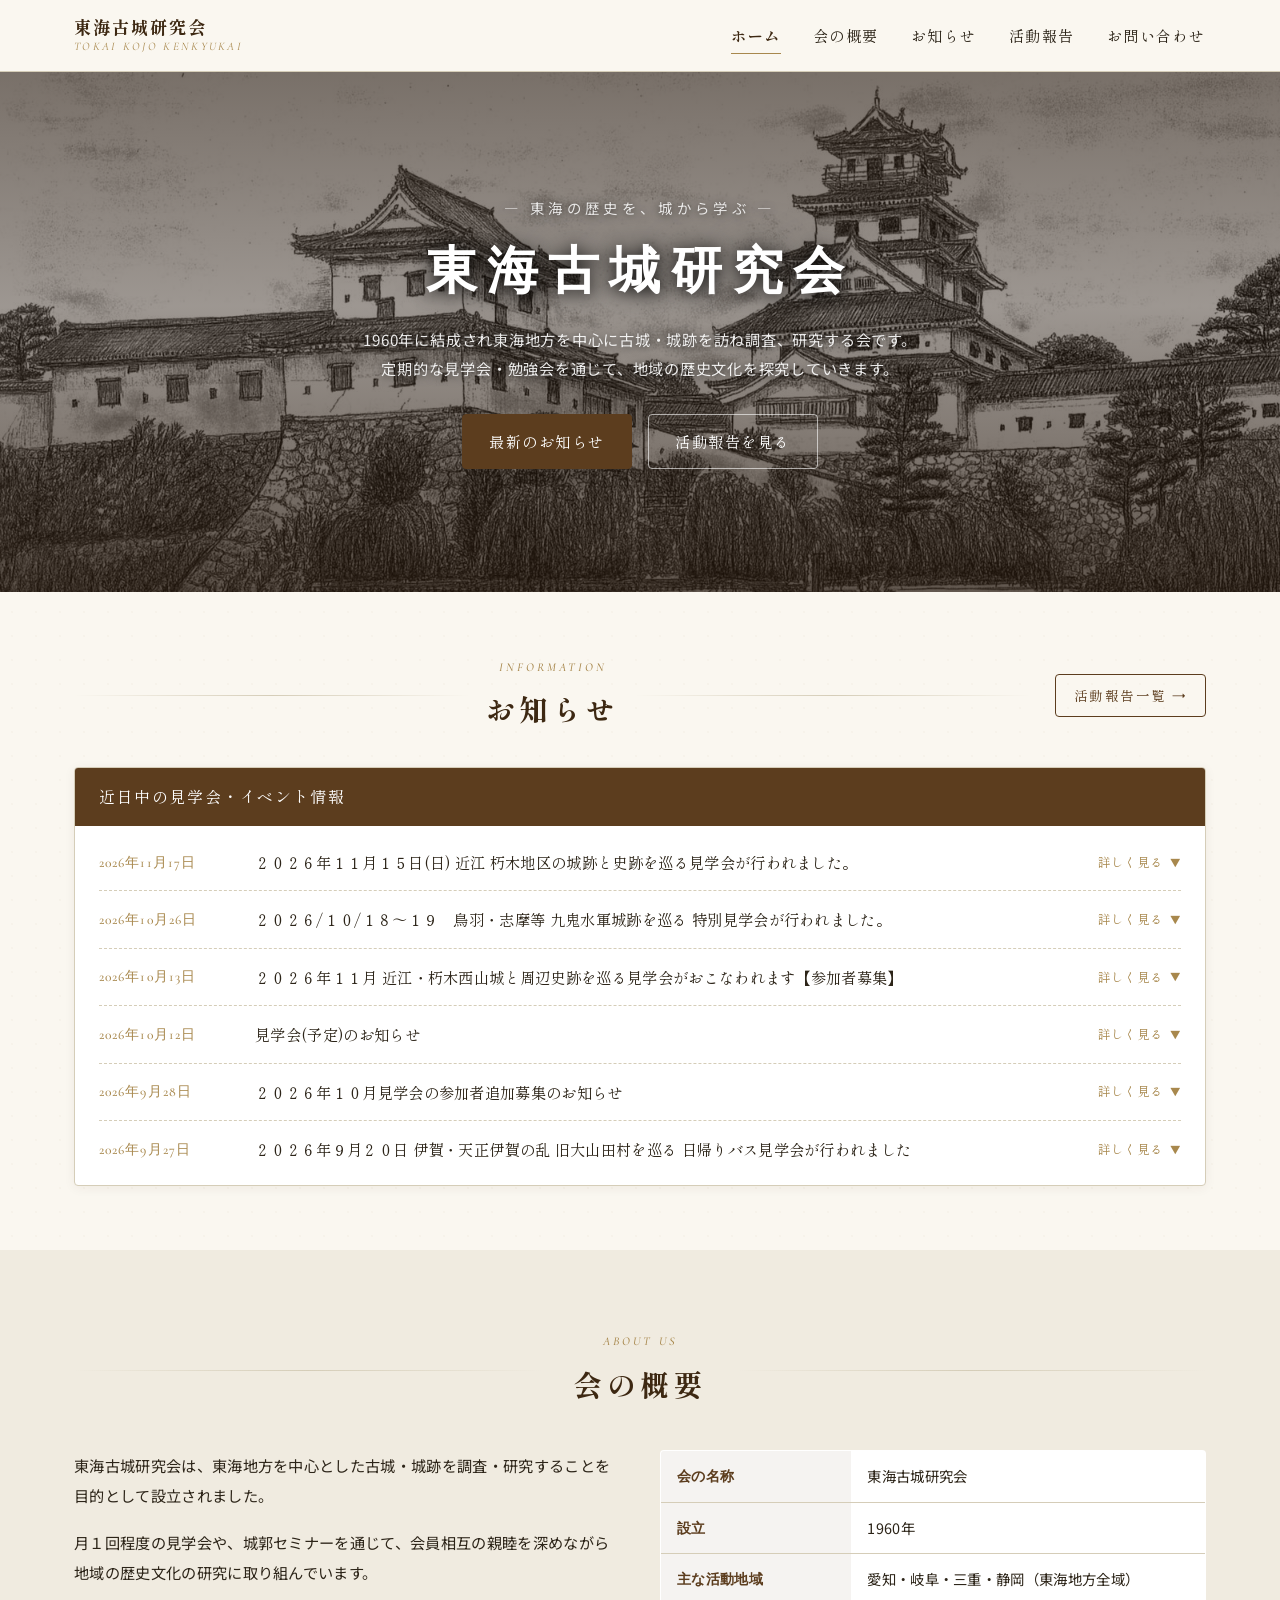
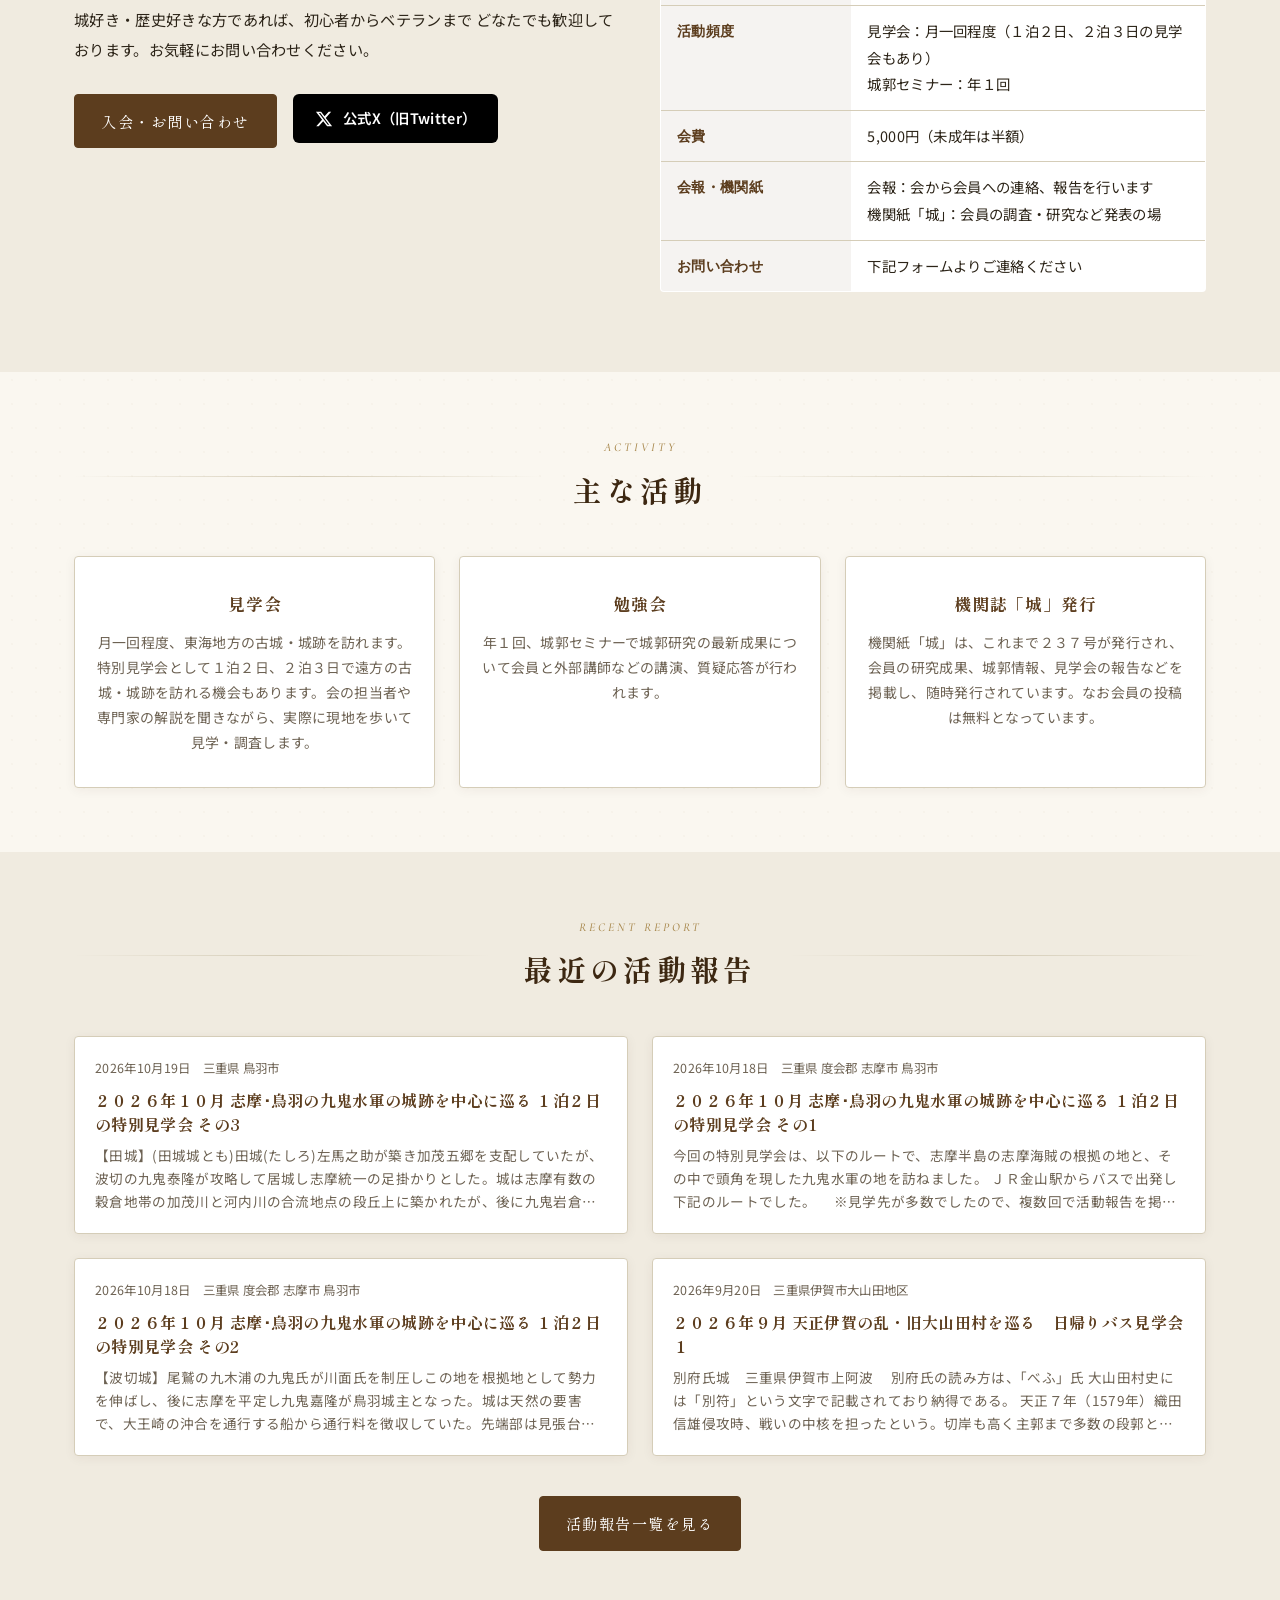
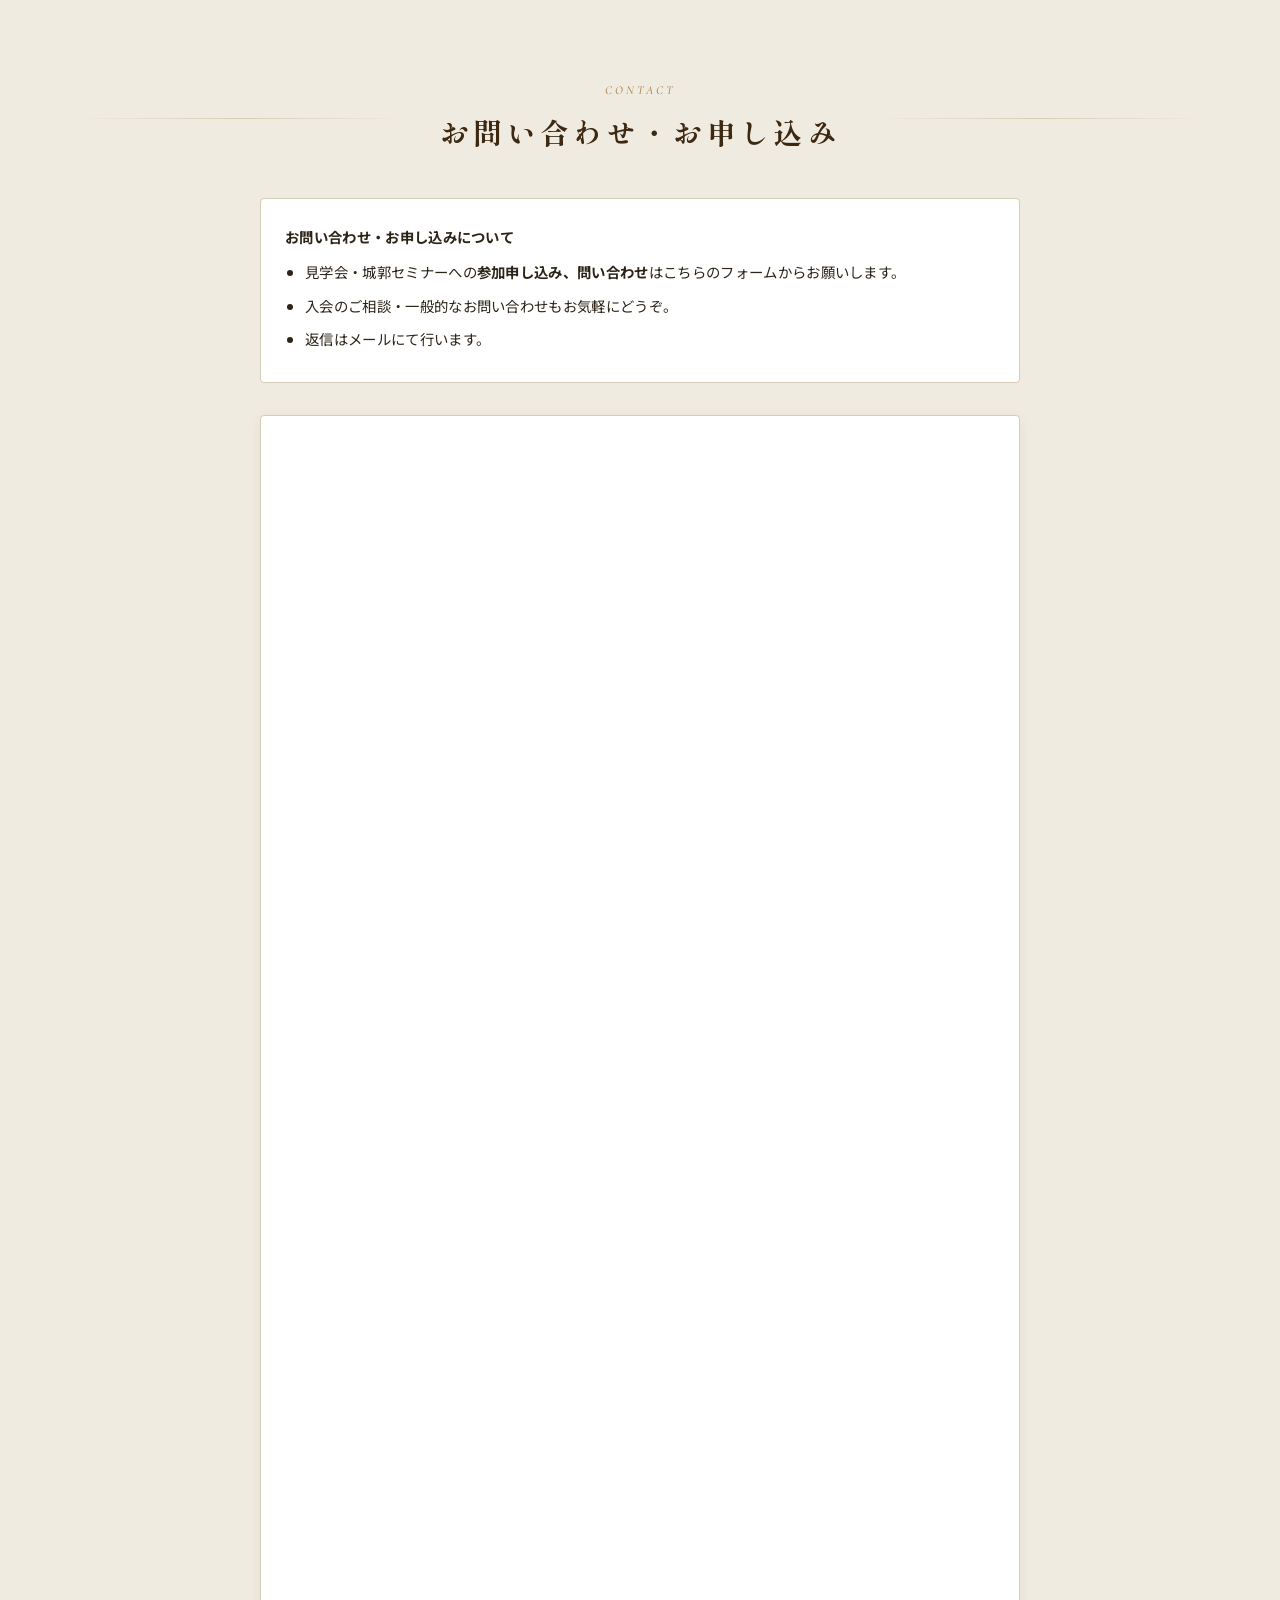
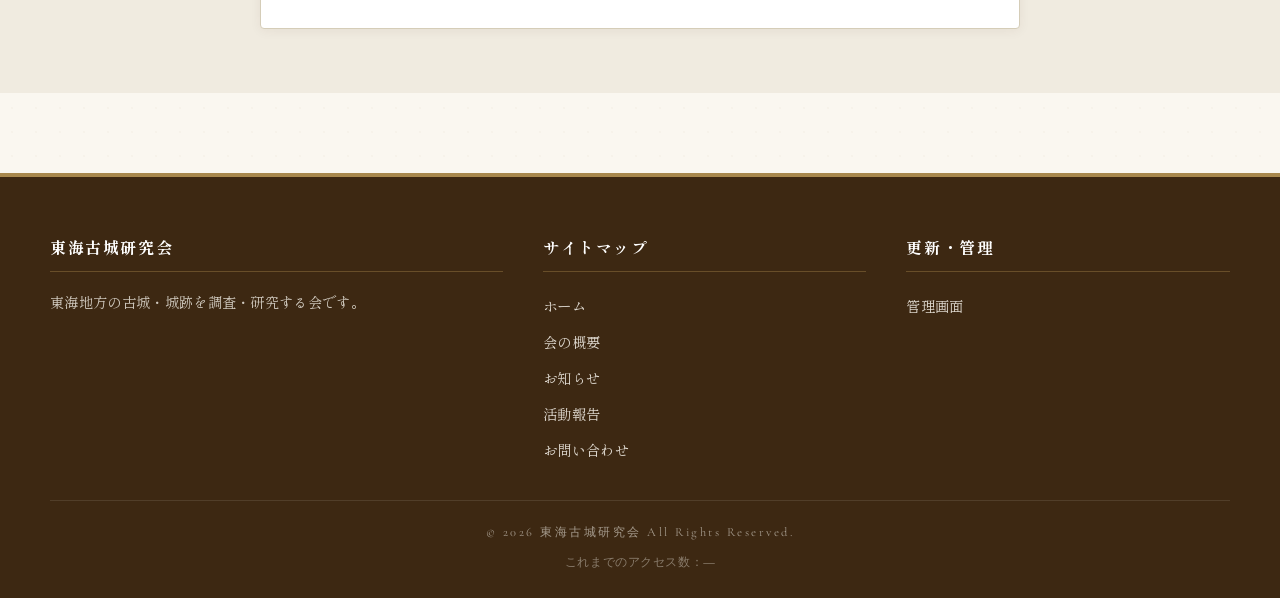
<file: index.html>
<!DOCTYPE html>
<html lang="ja">
<head>
  <meta charset="UTF-8">
  <meta name="viewport" content="width=device-width, initial-scale=1.0">
  <meta name="google-site-verification" content="lOtImbjFo5FZTN72thOMkgffSSpLbKWuxBEugnYlbBo" />
  <title>東海古城研究会 | 愛知・岐阜・三重・静岡の古城を研究する会</title>
  <meta name="description" content="東海古城研究会は1960年設立、愛知・岐阜・三重・静岡の古城・城跡を調査研究する会です。月1回の見学会、年数回の勉強会・講演会を開催。会報「城」を発行。初心者から研究者まで歓迎。">
  <meta name="keywords" content="東海古城研究会,古城,城跡,お城,愛知,岐阜,三重,静岡,城郭研究,見学会,城めぐり,日本城郭,城郭調査">
  <meta name="author" content="東海古城研究会">
  <meta name="robots" content="index, follow">
  <link rel="canonical" href="https://tokai-kojo-kenkyukai.jp/">

  <!-- Open Graph (SNS共有用) -->
  <meta property="og:title" content="東海古城研究会">
  <meta property="og:description" content="愛知・岐阜・三重・静岡の古城・城跡を調査・研究する会です。定期的な見学会・勉強会を開催しています。">
  <meta property="og:type" content="website">
  <meta property="og:url" content="https://tokai-kojo-kenkyukai.jp/">
  <meta property="og:image" content="https://tokai-kojo-kenkyukai.jp/images/hero.jpg">
  <meta property="og:site_name" content="東海古城研究会">
  <meta property="og:locale" content="ja_JP">

  <!-- Twitter Card -->
  <meta name="twitter:card" content="summary_large_image">
  <meta name="twitter:title" content="東海古城研究会">
  <meta name="twitter:description" content="愛知・岐阜・三重・静岡の古城・城跡を調査・研究する会">
  <meta name="twitter:image" content="https://tokai-kojo-kenkyukai.jp/images/hero.jpg">

  <!-- 構造化データ (Schema.org) -->
  <script type="application/ld+json">
  {
    "@context": "https://schema.org",
    "@type": "Organization",
    "name": "東海古城研究会",
    "alternateName": "TOKAI KOJO KENKYUKAI",
    "url": "https://tokai-kojo-kenkyukai.jp/",
    "logo": "https://tokai-kojo-kenkyukai.jp/images/hero.jpg",
    "description": "愛知・岐阜・三重・静岡の古城・城跡を調査・研究する会です。月1回の見学会、年数回の勉強会を開催しています。",
    "foundingDate": "1960",
    "areaServed": [
      { "@type": "AdministrativeArea", "name": "愛知県" },
      { "@type": "AdministrativeArea", "name": "岐阜県" },
      { "@type": "AdministrativeArea", "name": "三重県" },
      { "@type": "AdministrativeArea", "name": "静岡県" }
    ],
    "knowsAbout": ["古城", "城跡", "城郭", "日本史", "戦国時代", "東海地方"]
  }
  </script>

  <link rel="stylesheet" href="css/style.css">
  <style>
    /* ===== トップページ固有スタイル ===== */

    /* ヒーロービジュアル */
    #hero {
      position: relative;
      height: 520px;
      overflow: hidden;
      display: flex;
      align-items: center;
      justify-content: center;
    }

    #hero-bg {
      position: absolute;
      inset: 0;
      background:
        linear-gradient(to bottom, rgba(38,24,12,0.62) 0%, rgba(38,24,12,0.45) 45%, rgba(38,24,12,0.72) 100%),
        url('images/hero.jpg') center 15%/cover no-repeat,
        linear-gradient(135deg, #5c3d1e 0%, #3d2812 100%);
    }

    .hero-content {
      position: relative;
      z-index: 1;
      text-align: center;
      color: #fff;
      padding: 0 24px;
    }

    .hero-content .catch {
      font-size: 0.9rem;
      letter-spacing: 0.3em;
      color: rgba(255,255,255,0.85);
      margin-bottom: 16px;
      font-family: var(--font-sans);
      text-shadow: 0 1px 8px rgba(0,0,0,0.7);
    }

    .hero-content h1 {
      font-family: var(--font-serif);
      font-size: clamp(2rem, 5vw, 3.2rem);
      font-weight: 600;
      letter-spacing: 0.2em;
      line-height: 1.3;
      text-shadow: 0 2px 16px rgba(0,0,0,0.85), 0 0 40px rgba(0,0,0,0.5);
      margin-bottom: 20px;
    }

    .hero-content .desc {
      font-size: 0.95rem;
      color: rgba(255,255,255,0.9);
      letter-spacing: 0.05em;
      margin-bottom: 32px;
      line-height: 1.9;
      text-shadow: 0 1px 10px rgba(0,0,0,0.75);
    }

    .hero-btns {
      display: flex;
      gap: 16px;
      justify-content: center;
      flex-wrap: wrap;
    }

    /* ===== お知らせセクション ===== */
    #news { padding: 64px 0; }

    .news-header {
      display: flex;
      align-items: center;
      justify-content: space-between;
      margin-bottom: 32px;
    }

    .news-box {
      background: var(--color-white);
      border: 1px solid var(--color-border);
      border-radius: var(--radius);
      overflow: hidden;
      box-shadow: var(--shadow);
    }

    .news-box-header {
      background: var(--color-primary);
      color: var(--color-white);
      padding: 14px 24px;
      font-family: var(--font-serif);
      font-size: 1rem;
      letter-spacing: 0.1em;
      display: flex;
      align-items: center;
      gap: 8px;
    }

    .news-box-body { padding: 8px 24px; }

    /* ===== 会の概要セクション ===== */
    #about { background: var(--color-bg-dark); }

    .about-grid {
      display: grid;
      grid-template-columns: 1fr 1fr;
      gap: 40px;
      align-items: start;
    }

    .about-text p {
      color: var(--color-text);
      line-height: 2;
      margin-bottom: 16px;
      font-size: 0.95rem;
    }

    /* X（旧Twitter）リンクボタン */
    .btn-x {
      display: inline-flex;
      align-items: center;
      gap: 10px;
      margin-top: 14px;
      margin-left: 12px;
      padding: 11px 22px;
      background: #000;
      color: #fff;
      border-radius: 6px;
      font-size: 0.9rem;
      font-weight: 600;
      text-decoration: none;
      transition: background 0.2s, transform 0.2s;
    }
    .btn-x:hover {
      background: #222;
      transform: translateY(-2px);
    }
    .btn-x svg { flex-shrink: 0; }

    @media (max-width: 600px) {
      .btn-x { margin-left: 0; }
    }

    .about-info-table {
      width: 100%;
      border-collapse: collapse;
      font-size: 0.9rem;
      background: var(--color-white);
      border: 1px solid var(--color-border);
      border-radius: var(--radius);
      overflow: hidden;
    }

    .about-info-table th,
    .about-info-table td {
      padding: 12px 16px;
      text-align: left;
      border-bottom: 1px solid var(--color-border);
      vertical-align: top;
    }
    .about-info-table tr:last-child th,
    .about-info-table tr:last-child td { border-bottom: none; }

    .about-info-table th {
      width: 35%;
      color: var(--color-primary);
      font-family: var(--font-serif);
      font-weight: 600;
      background: rgba(92,61,30,0.06);
      white-space: nowrap;
    }

    /* ===== 活動内容 ===== */
    #activity { padding: 64px 0; }

    .activity-cards {
      display: grid;
      grid-template-columns: repeat(3, 1fr);
      gap: 24px;
    }

    .activity-card {
      text-align: center;
      padding: 32px 20px;
    }

    .activity-card h3 {
      font-family: var(--font-serif);
      font-size: 1.05rem;
      color: var(--color-primary);
      margin-bottom: 10px;
      letter-spacing: 0.05em;
    }

    .activity-card p {
      font-size: 0.87rem;
      color: var(--color-text-light);
      line-height: 1.8;
    }

    /* ===== 問い合わせセクション ===== */
    #contact {
      background: var(--color-bg-dark);
      padding: 64px 0;
    }

    .contact-inner {
      max-width: 760px;
      margin: 0 auto;
    }

    .contact-note {
      background: var(--color-white);
      border: 1px solid var(--color-border);
      border-radius: var(--radius);
      padding: 24px;
      margin-bottom: 32px;
      font-size: 0.9rem;
      line-height: 1.9;
    }

    .contact-note ul {
      padding-left: 20px;
      margin-top: 8px;
      list-style: disc;
    }

    .contact-note li { margin-bottom: 6px; }

    .gform-wrapper {
      background: var(--color-white);
      border: 1px solid var(--color-border);
      border-radius: var(--radius);
      overflow: hidden;
      box-shadow: var(--shadow);
    }

    .gform-wrapper iframe {
      width: 100%;
      border: none;
      display: block;
    }

    /* ===== 活動報告プレビュー ===== */
    #report-preview { padding: 64px 0; }

    .report-grid {
      display: grid;
      grid-template-columns: repeat(2, 1fr);
      gap: 24px;
    }

    .report-card {
      text-decoration: none;
      color: inherit;
    }
    .report-card:hover { color: inherit; }

    .report-card-thumb {
      width: 100%;
      aspect-ratio: 16 / 9;
      overflow: hidden;
      background: var(--color-bg-dark);
    }
    .report-card-thumb img {
      width: 100%;
      height: 100%;
      object-fit: cover;
    }

    .report-card-body { padding: 20px; }

    .report-meta {
      font-size: 0.78rem;
      color: var(--color-text-light);
      margin-bottom: 8px;
      display: flex;
      gap: 12px;
    }

    .report-card-title {
      font-family: var(--font-serif);
      font-size: 1rem;
      color: var(--color-primary);
      margin-bottom: 8px;
      line-height: 1.5;
    }

    .report-card-excerpt {
      font-size: 0.85rem;
      color: var(--color-text-light);
      line-height: 1.7;
      display: -webkit-box;
      -webkit-line-clamp: 3;
      -webkit-box-orient: vertical;
      overflow: hidden;
    }

    /* レスポンシブ */
    @media (max-width: 768px) {
      #hero { height: 400px; }
      .about-grid { grid-template-columns: 1fr; }
      .activity-cards { grid-template-columns: 1fr; gap: 16px; }
      .report-grid { grid-template-columns: 1fr; }
      .news-header { flex-direction: column; align-items: flex-start; gap: 12px; }
      .contact-inner { max-width: 100%; }
    }
  </style>
</head>
<body>

<!-- ナビオーバーレイ -->
<div class="nav-overlay" id="navOverlay"></div>

<!-- ===== ヘッダー ===== -->
<header id="site-header">
  <div class="header-inner">
    <a href="index.html" class="site-logo">
      <div class="logo-text">
        <span class="name">東海古城研究会</span>
        <span class="sub">TOKAI KOJO KENKYUKAI</span>
      </div>
    </a>

    <nav id="main-nav">
      <ul>
        <li><a href="index.html" class="active">ホーム</a></li>
        <li><a href="index.html#about">会の概要</a></li>
        <li><a href="index.html#news">お知らせ</a></li>
        <li><a href="report.html">活動報告</a></li>
        <li><a href="index.html#contact">お問い合わせ</a></li>
      </ul>
    </nav>

    <button class="hamburger" id="hamburger" aria-label="メニュー">
      <span></span><span></span><span></span>
    </button>
  </div>
</header>

<!-- ===== ヒーロービジュアル ===== -->
<section id="hero">
  <div id="hero-bg"></div>
  <div class="hero-content">
    <p class="catch">— 東海の歴史を、城から学ぶ —</p>
    <h1>東海古城研究会</h1>
    <p class="desc">
      1960年に結成され東海地方を中心に古城・城跡を訪ね調査、研究する会です。<br>
      定期的な見学会・勉強会を通じて、地域の歴史文化を探究していきます。
    </p>
    <div class="hero-btns">
      <a href="#news" class="btn btn-primary">最新のお知らせ</a>
      <a href="report.html" class="btn btn-secondary" style="border-color:rgba(255,255,255,0.6);color:#fff;">活動報告を見る</a>
    </div>
  </div>
</section>

<!-- ===== お知らせ ===== -->
<section id="news">
  <div class="container">
    <div class="news-header">
      <div class="wa-line" style="margin-bottom:0; flex:1;">
        <h2 class="section-title" style="white-space:nowrap; margin:0 16px;">
          <span class="en">INFORMATION</span>
          お知らせ
        </h2>
      </div>
      <a href="report.html" class="btn btn-secondary btn-sm" style="margin-left:24px; white-space:nowrap;">活動報告一覧 →</a>
    </div>

    <div class="news-box">
      <div class="news-box-header">
        近日中の見学会・イベント情報
      </div>
      <div class="news-box-body">
        <ul class="news-list" id="news-list">
          <li><span class="loading">読み込み中...</span></li>
        </ul>
      </div>
    </div>
  </div>
</section>

<!-- ===== 会の概要 ===== -->
<section id="about" class="section">
  <div class="container">
    <div class="wa-line">
      <h2 class="section-title">
        <span class="en">ABOUT US</span>
        会の概要
      </h2>
    </div>

    <div class="about-grid">
      <div class="about-text">
        <p>
          東海古城研究会は、東海地方を中心とした古城・城跡を調査・研究することを目的として設立されました。
        </p>
        <p>
          月１回程度の見学会や、城郭セミナーを通じて、会員相互の親睦を深めながら地域の歴史文化の研究に取り組んでいます。
        </p>
        <p>
          城好き・歴史好きな方であれば、初心者からベテランまで
          どなたでも歓迎しております。お気軽にお問い合わせください。
        </p>
        <a href="#contact" class="btn btn-primary" style="margin-top:8px;">入会・お問い合わせ</a>
        <a href="https://x.com/Tokaikojo" target="_blank" rel="noopener" class="btn-x">
          <svg viewBox="0 0 24 24" width="18" height="18" fill="currentColor" aria-hidden="true">
            <path d="M18.244 2.25h3.308l-7.227 8.26 8.502 11.24H16.17l-5.214-6.817L4.99 21.75H1.68l7.73-8.835L1.254 2.25H8.08l4.713 6.231zm-1.161 17.52h1.833L7.084 4.126H5.117z"/>
          </svg>
          <span>公式X（旧Twitter）</span>
        </a>
      </div>

      <div>
        <table class="about-info-table">
          <tr><th>会の名称</th><td>東海古城研究会</td></tr>
          <tr><th>設立</th><td>1960年</td></tr>
          <tr><th>主な活動地域</th><td>愛知・岐阜・三重・静岡（東海地方全域）</td></tr>
          <tr><th>活動頻度</th><td>見学会：月一回程度（１泊２日、２泊３日の見学会もあり）<br>城郭セミナー：年１回</td></tr>
          <tr><th>会費</th><td>5,000円（未成年は半額）</td></tr>
          <tr><th>会報・機関紙</th><td>会報：会から会員への連絡、報告を行います<br>機関紙「城」：会員の調査・研究など発表の場</td></tr>
          <tr><th>お問い合わせ</th><td>下記フォームよりご連絡ください</td></tr>
        </table>
      </div>
    </div>
  </div>
</section>

<!-- ===== 活動内容 ===== -->
<section id="activity" class="section">
  <div class="container">
    <div class="wa-line">
      <h2 class="section-title">
        <span class="en">ACTIVITY</span>
        主な活動
      </h2>
    </div>

    <div class="activity-cards">
      <div class="card activity-card">
        <h3>見学会</h3>
        <p>月一回程度、東海地方の古城・城跡を訪れます。特別見学会として１泊２日、２泊３日で遠方の古城・城跡を訪れる機会もあります。会の担当者や専門家の解説を聞きながら、実際に現地を歩いて見学・調査します。</p>
      </div>
      <div class="card activity-card">
        <h3>勉強会</h3>
        <p>年１回、城郭セミナーで城郭研究の最新成果について会員と外部講師などの講演、質疑応答が行われます。</p>
      </div>
      <div class="card activity-card">
        <h3>機関誌「城」発行</h3>
        <p>機関紙「城」は、これまで２３７号が発行され、会員の研究成果、城郭情報、見学会の報告などを掲載し、随時発行されています。なお会員の投稿は無料となっています。</p>
      </div>
    </div>
  </div>
</section>

<!-- ===== 活動報告プレビュー ===== -->
<section id="report-preview" class="section" style="background:var(--color-bg-dark);">
  <div class="container">
    <div class="wa-line">
      <h2 class="section-title">
        <span class="en">RECENT REPORT</span>
        最近の活動報告
      </h2>
    </div>

    <div class="report-grid" id="report-grid">
      <div class="loading">読み込み中...</div>
    </div>

    <div style="text-align:center; margin-top:40px;">
      <a href="report.html" class="btn btn-primary">活動報告一覧を見る</a>
    </div>
  </div>
</section>

<!-- ===== お問い合わせ ===== -->
<section id="contact">
  <div class="container">
    <div class="wa-line">
      <h2 class="section-title">
        <span class="en">CONTACT</span>
        お問い合わせ・お申し込み
      </h2>
    </div>

    <div class="contact-inner">
      <div class="contact-note">
        <strong>お問い合わせ・お申し込みについて</strong>
        <ul>
          <li>見学会・城郭セミナーへの<strong>参加申し込み、問い合わせ</strong>はこちらのフォームからお願いします。</li>
          <li>入会のご相談・一般的なお問い合わせもお気軽にどうぞ。</li>
          <li>返信はメールにて行います。</li>
        </ul>
      </div>

      <!-- ▼ Googleフォーム埋め込み ▼ -->
      <div class="gform-wrapper">
        <iframe
          src="https://docs.google.com/forms/d/e/1FAIpQLSdv9U6BF75r1oWcRdBS3N-3Q_ptprey6gVxW3IBDNYQ6Gburg/viewform?embedded=true"
          width="640"
          height="1212"
          frameborder="0"
          marginheight="0"
          marginwidth="0"
          style="width:100%; min-height:1212px;"
          title="お問い合わせフォーム"
          loading="lazy"
        >読み込んでいます…</iframe>
      </div>
      <!-- ▲ Googleフォーム埋め込み ▲ -->
    </div>
  </div>
</section>

<!-- ===== フッター ===== -->
<footer id="site-footer">
  <div class="footer-inner">
    <div class="footer-section">
      <h3>東海古城研究会</h3>
      <p>東海地方の古城・城跡を調査・研究する会です。</p>
    </div>
    <div class="footer-section">
      <h3>サイトマップ</h3>
      <ul>
        <li><a href="index.html">ホーム</a></li>
        <li><a href="index.html#about">会の概要</a></li>
        <li><a href="index.html#news">お知らせ</a></li>
        <li><a href="report.html">活動報告</a></li>
        <li><a href="index.html#contact">お問い合わせ</a></li>
      </ul>
    </div>
    <div class="footer-section">
      <h3>更新・管理</h3>
      <ul>
        <li><a href="admin.html">管理画面</a></li>
      </ul>
    </div>
  </div>
  <div class="footer-bottom">
    <p>&copy; 2026 東海古城研究会 All Rights Reserved.</p>
    <p class="footer-counter">これまでのアクセス数：<span id="accessCounter">—</span></p>
  </div>
</footer>

<script src="js/data.js"></script>
<script>
// ===== ハンバーガーメニュー =====
const hamburger = document.getElementById('hamburger');
const mainNav   = document.getElementById('main-nav');
const overlay   = document.getElementById('navOverlay');

hamburger.addEventListener('click', () => {
  mainNav.classList.toggle('open');
  overlay.classList.toggle('show');
});
overlay.addEventListener('click', () => {
  mainNav.classList.remove('open');
  overlay.classList.remove('show');
});

// ===== お知らせ読み込み =====
async function loadNews() {
  const list = document.getElementById('news-list');
  try {
    const data = await TKK.loadData();
    let items = (data.news || []).filter(n => TKK.isPublished(n));
    items.sort((a,b) => (b.date||'').localeCompare(a.date||''));
    items = items.slice(0, 6);

    if (items.length === 0) {
      list.innerHTML = '<li><div class="news-summary"><span class="news-title">現在お知らせはありません</span></div></li>';
      return;
    }

    list.innerHTML = items.map(n => {
      const hasContent = n.content && n.content.trim();
      if (hasContent) {
        return `
          <li>
            <details class="news-item">
              <summary class="news-summary">
                <span class="news-date">${TKK.formatDateJP(n.date)}</span>
                <span class="news-title">${TKK.escapeHtml(n.title)}</span>
                <span class="news-toggle"><span class="toggle-text"></span></span>
              </summary>
              <div class="news-content">${TKK.escapeHtml(n.content)}</div>
            </details>
          </li>
        `;
      } else {
        return `
          <li>
            <div class="news-summary">
              <span class="news-date">${TKK.formatDateJP(n.date)}</span>
              <span class="news-title">${TKK.escapeHtml(n.title)}</span>
            </div>
          </li>
        `;
      }
    }).join('');
  } catch(e) {
    list.innerHTML = '<li><div class="news-summary"><span class="news-title">読み込みに失敗しました</span></div></li>';
  }
}

// ===== 活動報告プレビュー読み込み =====
async function loadReportPreview() {
  const grid = document.getElementById('report-grid');
  try {
    const data = await TKK.loadData();
    let items = (data.reports || []).filter(r => TKK.isPublished(r));
    items.sort((a,b) => (b.date||'').localeCompare(a.date||''));
    items = items.slice(0, 4);

    if (items.length === 0) {
      grid.innerHTML = '<p style="color:var(--color-text-light); text-align:center; grid-column:1/-1;">活動報告はまだありません</p>';
      return;
    }

    grid.innerHTML = items.map(r => {
      const thumb = (r.images && r.images.length > 0) ? r.images[0] : '';
      return `
      <a href="report-detail.html?id=${encodeURIComponent(r.id)}" class="card report-card">
        ${thumb ? `<div class="report-card-thumb"><img src="${thumb}" alt="" loading="lazy"></div>` : ''}
        <div class="report-card-body">
          <div class="report-meta">
            <span>${TKK.formatDateJP(r.date)}</span>
            ${r.location ? `<span>${TKK.escapeHtml(r.location)}</span>` : ''}
          </div>
          <h3 class="report-card-title">${TKK.escapeHtml(r.title)}</h3>
          <p class="report-card-excerpt">${TKK.escapeHtml(r.content || '')}</p>
        </div>
      </a>
      `;
    }).join('');
  } catch(e) {
    grid.innerHTML = '<p style="color:var(--color-text-light); text-align:center; grid-column:1/-1;">読み込みに失敗しました</p>';
  }
}

// ===== アクセスカウンター =====
(function() {
  const WORKER_URL = 'https://tokai-kojo.hugtsubasa.workers.dev';
  const el = document.getElementById('accessCounter');
  if (!el) return;

  // 同一ブラウザで30分以内の再訪はカウントせず現在値だけ表示
  const VISIT_KEY = 'tkk_last_visit';
  const last = parseInt(localStorage.getItem(VISIT_KEY)) || 0;
  const isNewVisit = (Date.now() - last) > 30 * 60 * 1000;
  const mode = isNewVisit ? 'hit' : 'peek';
  if (isNewVisit) localStorage.setItem(VISIT_KEY, String(Date.now()));

  fetch(`${WORKER_URL}/count?mode=${mode}`)
    .then(r => r.ok ? r.json() : null)
    .then(d => {
      if (d && typeof d.count === 'number') {
        el.textContent = d.count.toLocaleString('ja-JP');
      } else {
        el.textContent = '—';
      }
    })
    .catch(() => { el.textContent = '—'; });
})();

// ===== 初期化 =====
loadNews();
loadReportPreview();
</script>
</body>
</html>
</file>
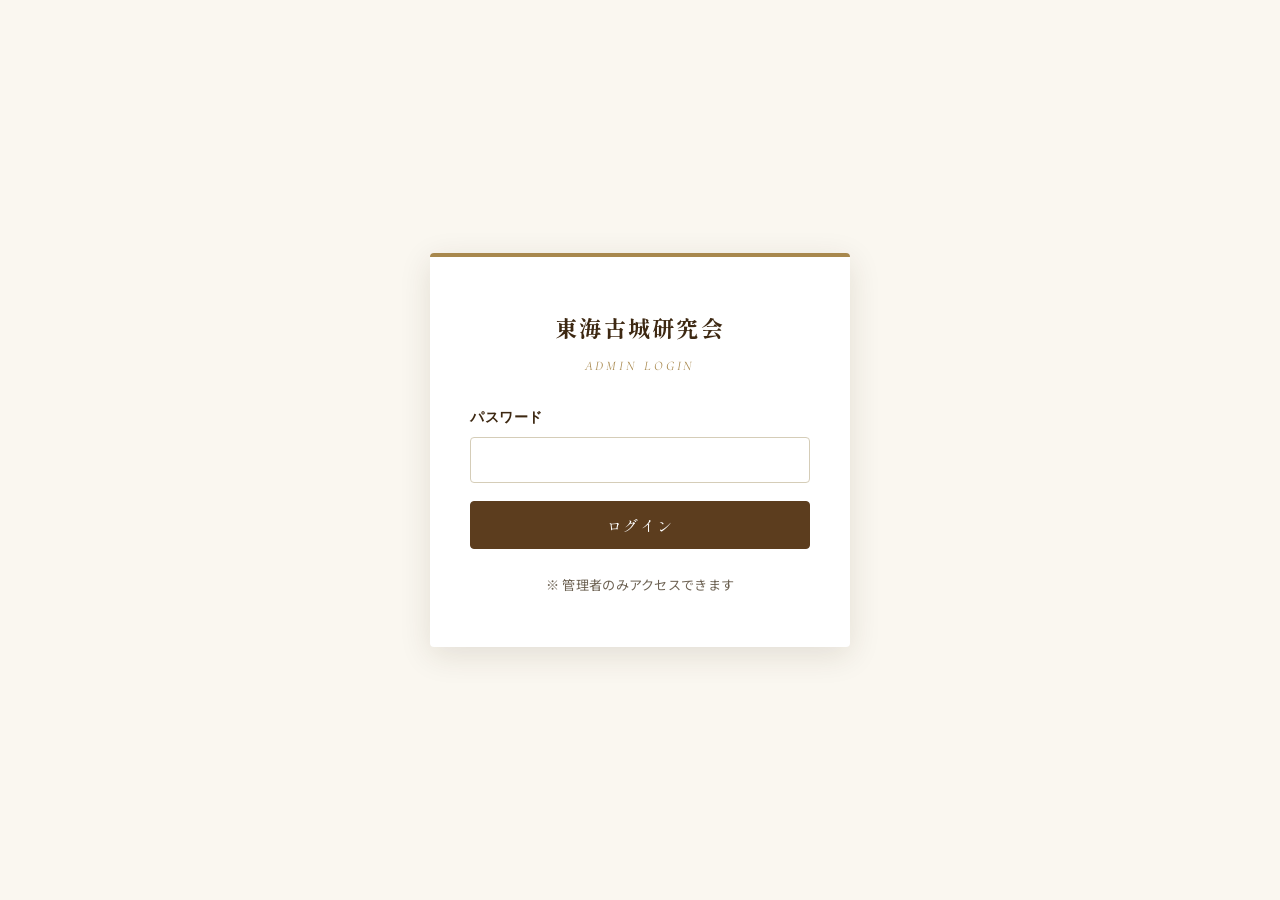
<file: admin.html>
<!DOCTYPE html>
<html lang="ja">
<head>
  <meta charset="UTF-8">
  <meta name="viewport" content="width=device-width, initial-scale=1.0">
  <title>管理画面 | 東海古城研究会</title>
  <meta name="robots" content="noindex, nofollow">
  <link rel="stylesheet" href="css/style.css">
</head>
<body class="admin-body">

<!-- ====== ログイン画面 ====== -->
<div id="loginScreen" class="admin-login">
  <div class="login-card">
    <h1>東海古城研究会</h1>
    <p class="subtitle">ADMIN LOGIN</p>
    <div id="loginError" class="admin-error hidden"></div>
    <div class="form-group">
      <label for="loginPass">パスワード</label>
      <input type="password" id="loginPass" autocomplete="current-password">
    </div>
    <button id="loginBtn" class="btn btn-primary" style="width:100%; justify-content:center;">ログイン</button>
    <p style="text-align:center; margin-top:24px; font-size:0.82rem; color:var(--color-text-light);">※ 管理者のみアクセスできます</p>
  </div>
</div>

<!-- ====== 管理画面 ====== -->
<div id="adminScreen" class="hidden">
  <header class="admin-header">
    <h1>東海古城研究会 管理画面</h1>
    <div class="admin-header-actions">
      <a href="index.html" target="_blank">サイトを見る</a>
      <button id="logoutBtn">ログアウト</button>
    </div>
  </header>

  <main class="admin-main">
    <div id="adminMsg"></div>

    <div class="tabs">
      <button class="tab active" data-panel="news">📢 お知らせ管理</button>
      <button class="tab" data-panel="reports">🏯 活動報告管理</button>
      <button class="tab" data-panel="settings">⚙️ 設定</button>
    </div>

    <!-- ====== お知らせタブ ====== -->
    <section class="tab-panel active" id="panel-news">
      <div class="panel-section">
        <h2 id="newsFormTitle">📢 お知らせを追加</h2>
        <input type="hidden" id="newsId">

        <div class="form-group">
          <label for="newsTitle">タイトル <span class="required">※必須</span></label>
          <input type="text" id="newsTitle" placeholder="例:5月見学会のご案内">
        </div>

        <div class="form-group">
          <label for="newsDate">掲載日 <span class="required">※必須</span></label>
          <input type="date" id="newsDate">
        </div>

        <div class="form-group">
          <label for="newsContent">内容 <span class="required">※必須</span></label>
          <textarea id="newsContent" placeholder="見学会の日時・集合場所・参加費など詳しく書いてください"></textarea>
        </div>

        <div class="form-group">
          <label>公開設定</label>
          <div class="toggle-row">
            <label class="toggle">
              <input type="checkbox" id="newsPublished" checked>
              <span class="slider"></span>
            </label>
            <span class="toggle-label" id="newsPublishedLabel">公開する</span>
          </div>
        </div>

        <div class="btn-row">
          <button class="btn btn-primary btn-sm" id="newsSaveBtn">💾 保存する</button>
          <button class="btn btn-secondary btn-sm" id="newsCancelBtn">キャンセル</button>
        </div>
      </div>

      <div class="panel-section">
        <h2>登録済みのお知らせ</h2>
        <div class="item-list" id="newsAdminList">
          <div class="empty-state">まだ登録がありません</div>
        </div>
      </div>
    </section>

    <!-- ====== 活動報告タブ ====== -->
    <section class="tab-panel" id="panel-reports">
      <div class="panel-section">
        <h2 id="reportFormTitle">🏯 活動報告を追加</h2>
        <input type="hidden" id="reportId">

        <div class="form-group">
          <label for="reportTitle">タイトル <span class="required">※必須</span></label>
          <input type="text" id="reportTitle" placeholder="例：第302回見学会 犬山城調査">
        </div>

        <div class="form-row">
          <div class="form-group">
            <label for="reportDate">活動日 <span class="required">※必須</span></label>
            <input type="date" id="reportDate">
          </div>
          <div class="form-group">
            <label for="reportLocation">場所・城名</label>
            <input type="text" id="reportLocation" placeholder="例：犬山城（愛知県犬山市）">
          </div>
        </div>

        <div class="form-group">
          <label for="reportContent">活動内容 <span class="required">※必須</span></label>
          <textarea id="reportContent" placeholder="見学内容・感想・参加人数など。段落は空行で区切ると読みやすく表示されます。"></textarea>
        </div>

        <div class="form-group">
          <label>写真</label>
          <small>写真をここにドラッグ＆ドロップ、またはクリックで選択。アップ時に自動で軽く圧縮されます（1報告あたり6枚程度まで推奨）。</small>
          <div class="dropzone" id="reportDropzone" tabindex="0" role="button" aria-label="写真をドラッグまたはクリックで追加">
            <span class="dropzone-icon">📷</span>
            <span class="dropzone-text">ここに写真をドラッグ＆ドロップ<br>または <u>クリックして選択</u></span>
            <input type="file" id="reportImagePicker" accept="image/*" multiple hidden>
          </div>
          <div id="reportImageStatus" class="dropzone-status"></div>
          <div id="reportImagePreview" class="img-preview-grid"></div>
        </div>

        <div class="form-group">
          <label>公開設定</label>
          <div class="toggle-row">
            <label class="toggle">
              <input type="checkbox" id="reportPublished" checked>
              <span class="slider"></span>
            </label>
            <span class="toggle-label" id="reportPublishedLabel">公開する</span>
          </div>
        </div>

        <div class="btn-row">
          <button class="btn btn-primary btn-sm" id="reportSaveBtn">💾 保存する</button>
          <button class="btn btn-secondary btn-sm" id="reportCancelBtn">キャンセル</button>
        </div>
      </div>

      <div class="panel-section">
        <h2>登録済みの活動報告</h2>
        <div class="item-list" id="reportAdminList">
          <div class="empty-state">まだ登録がありません</div>
        </div>
      </div>
    </section>

    <!-- ====== 設定タブ ====== -->
    <section class="tab-panel" id="panel-settings">

      <div class="panel-section">
        <h2>📖 管理画面の使い方</h2>
        <div class="help-block">
          <p><strong>【お知らせの追加】</strong><br>
          「お知らせ管理」タブでタイトル・日付・内容を入力して「保存する」を押してください。</p>

          <p style="margin-top:14px;"><strong>【活動報告の追加】</strong><br>
          「活動報告管理」タブでタイトル・日付・場所・内容を入力します。内容は段落ごとに空行を入れると読みやすく表示されます。</p>

          <p style="margin-top:14px;"><strong>【写真の追加】</strong><br>
          活動報告フォームの「写真」エリアに、写真をドラッグ＆ドロップするか、クリックで選んでください。自動で軽く圧縮されてそのまま埋め込まれます。GitHubへ写真を別アップロードする必要はありません。サムネイルの「×」で削除できます。1報告あたり6枚程度までが快適です。</p>

          <p style="margin-top:14px;"><strong>【公開・非公開の切り替え】</strong><br>
          トグルスイッチで公開(緑)/非公開(グレー)を切り替えられます。非公開にするとサイトに表示されなくなります。</p>

          <p style="margin-top:14px;"><strong>【編集・削除】</strong><br>
          一覧の「編集」ボタンで内容を変更、「削除」で削除できます。</p>
        </div>
      </div>

      <div class="panel-section">
        <h2>📨 申し込み・問い合わせの共有設定手順</h2>
        <div class="help-block">
          <p>フォームに届いた申し込みは、Googleスプレッドシートで役員全員が確認できます。</p>

          <p style="margin-top:14px;"><strong>ステップ1:Googleフォームを作る</strong></p>
          <ol>
            <li>forms.google.com でフォームを新規作成</li>
            <li>項目例:お名前・連絡先メール・参加希望の見学会・備考などを追加</li>
            <li>右上「送信」→「埋め込み」タブ→ iframeコードをコピーしてHP管理者に渡す</li>
          </ol>

          <p style="margin-top:14px;"><strong>ステップ2:役員全員で内容を共有する</strong></p>
          <ol>
            <li>フォームの「回答」タブ → スプレッドシートアイコンをクリックしてシートを作成</li>
            <li>作成されたスプレッドシートを開く</li>
            <li>右上「共有」→ 役員全員のGmailアドレスを追加し「編集者」権限で共有</li>
            <li>役員全員が同じシートをリアルタイムで確認・返信内容の記入ができます</li>
          </ol>

          <p style="margin-top:14px;"><strong>ステップ3:申し込みがきたらメールで自動通知する</strong></p>
          <ol>
            <li>スプレッドシートのメニュー「ツール」→「通知」を選択</li>
            <li>「新しい回答があるとき」にチェックを入れる</li>
            <li>役員全員のGmailに自動でメールが届きます（複数名に設定可能）</li>
          </ol>
        </div>
      </div>
    </section>
  </main>
</div>

<script src="js/data.js"></script>
<script src="js/admin.js"></script>
</body>
</html>
</file>
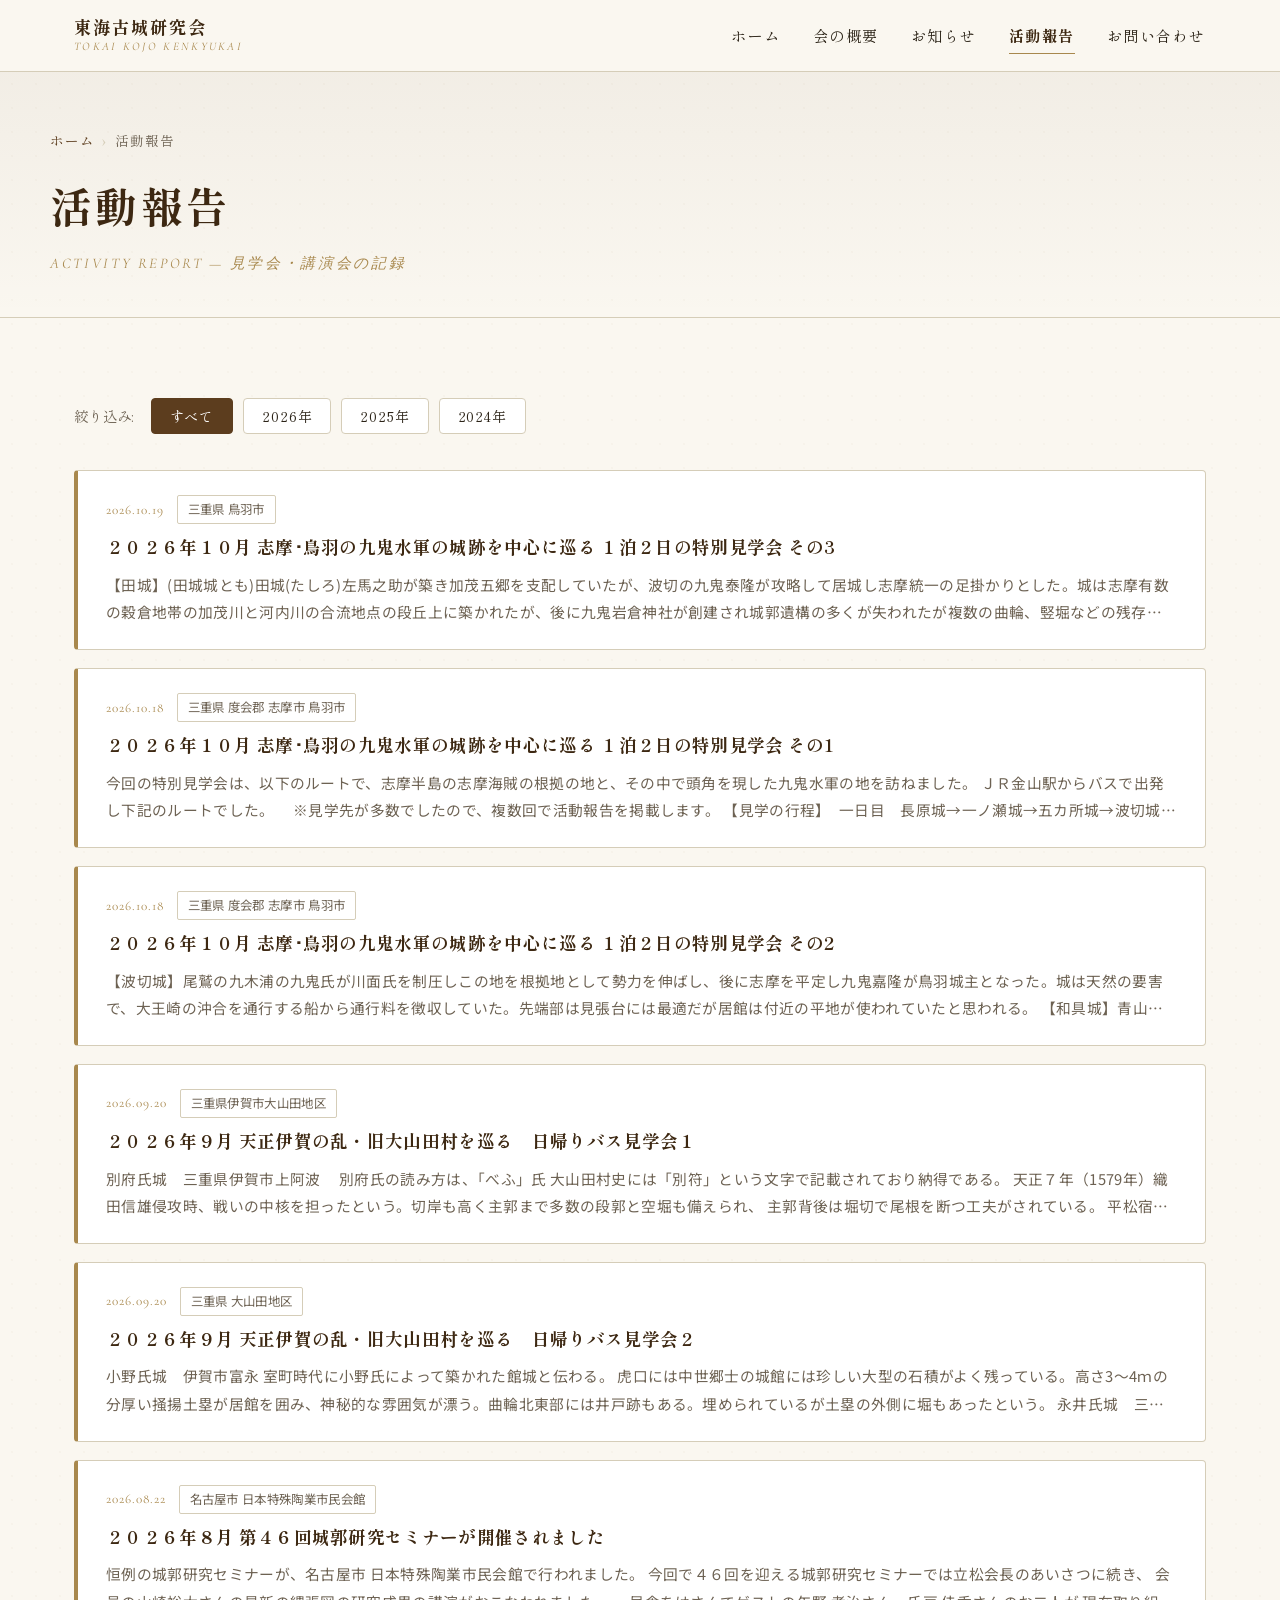
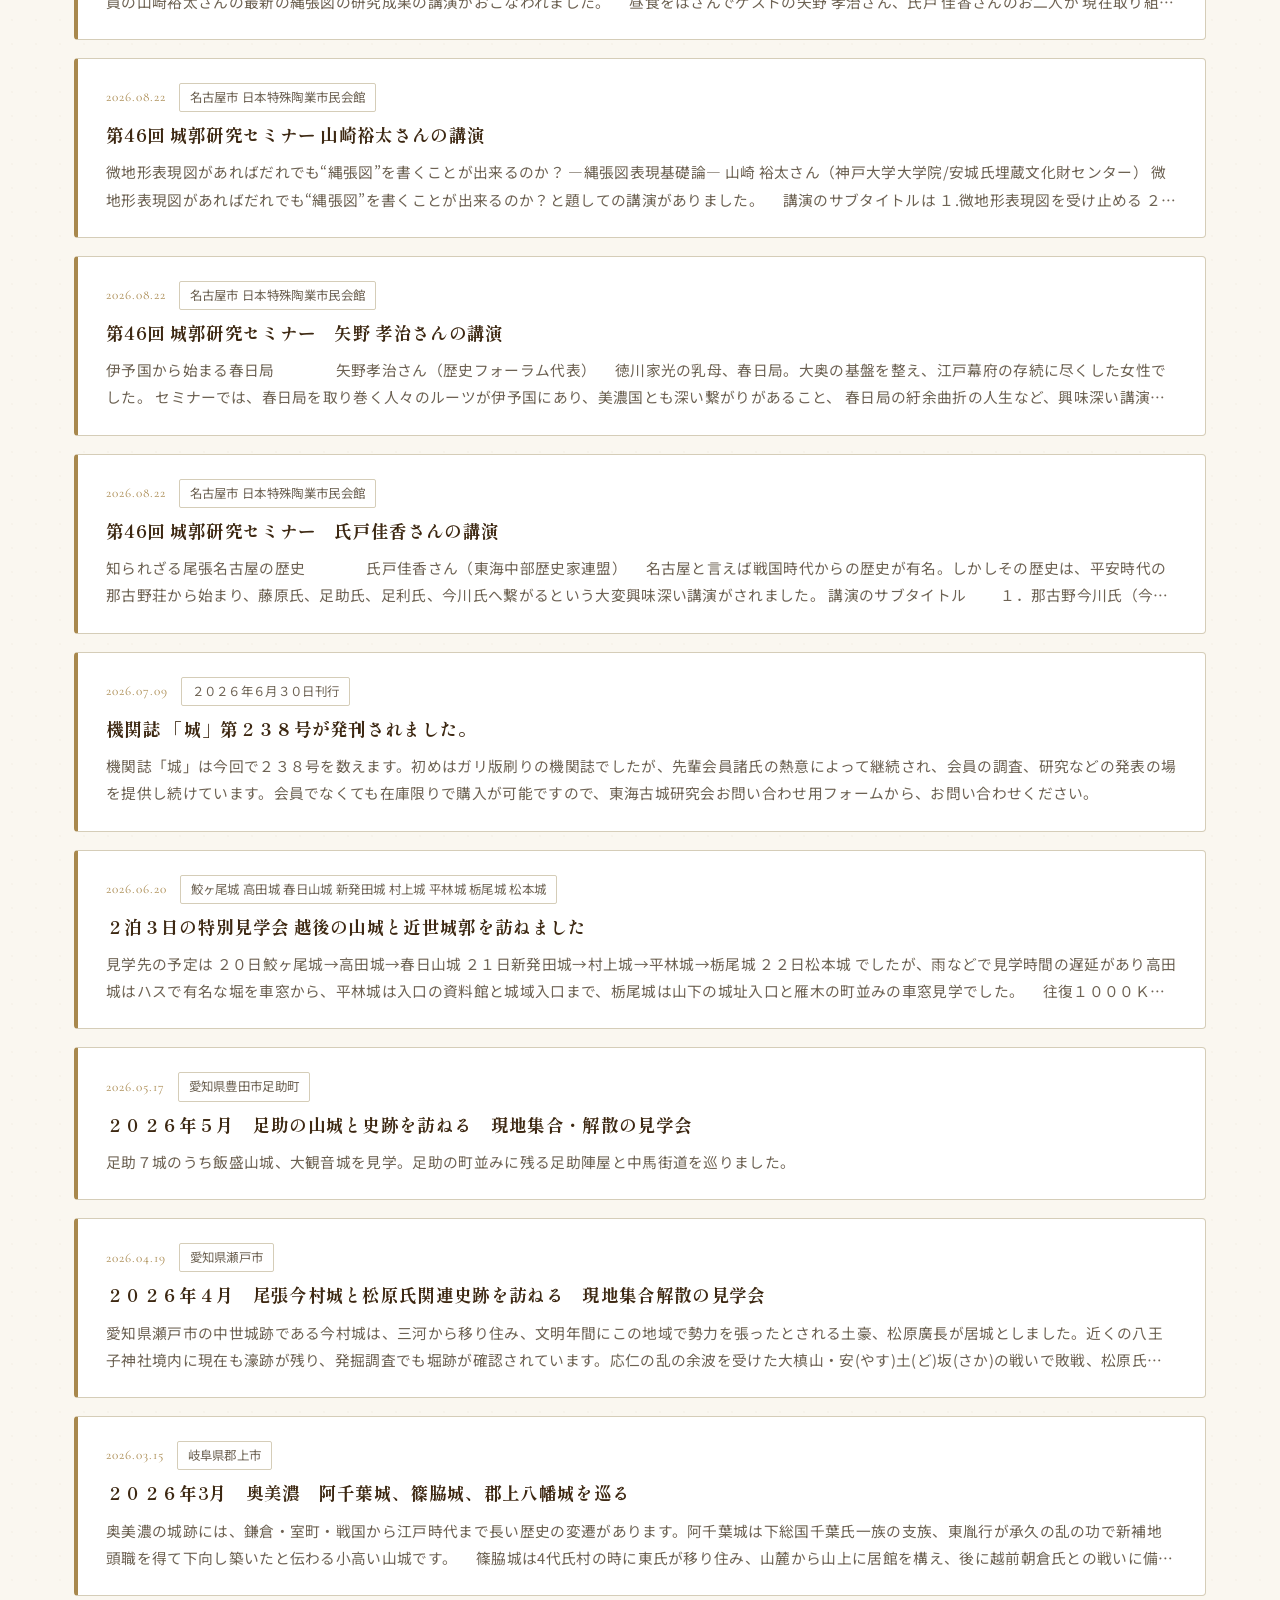
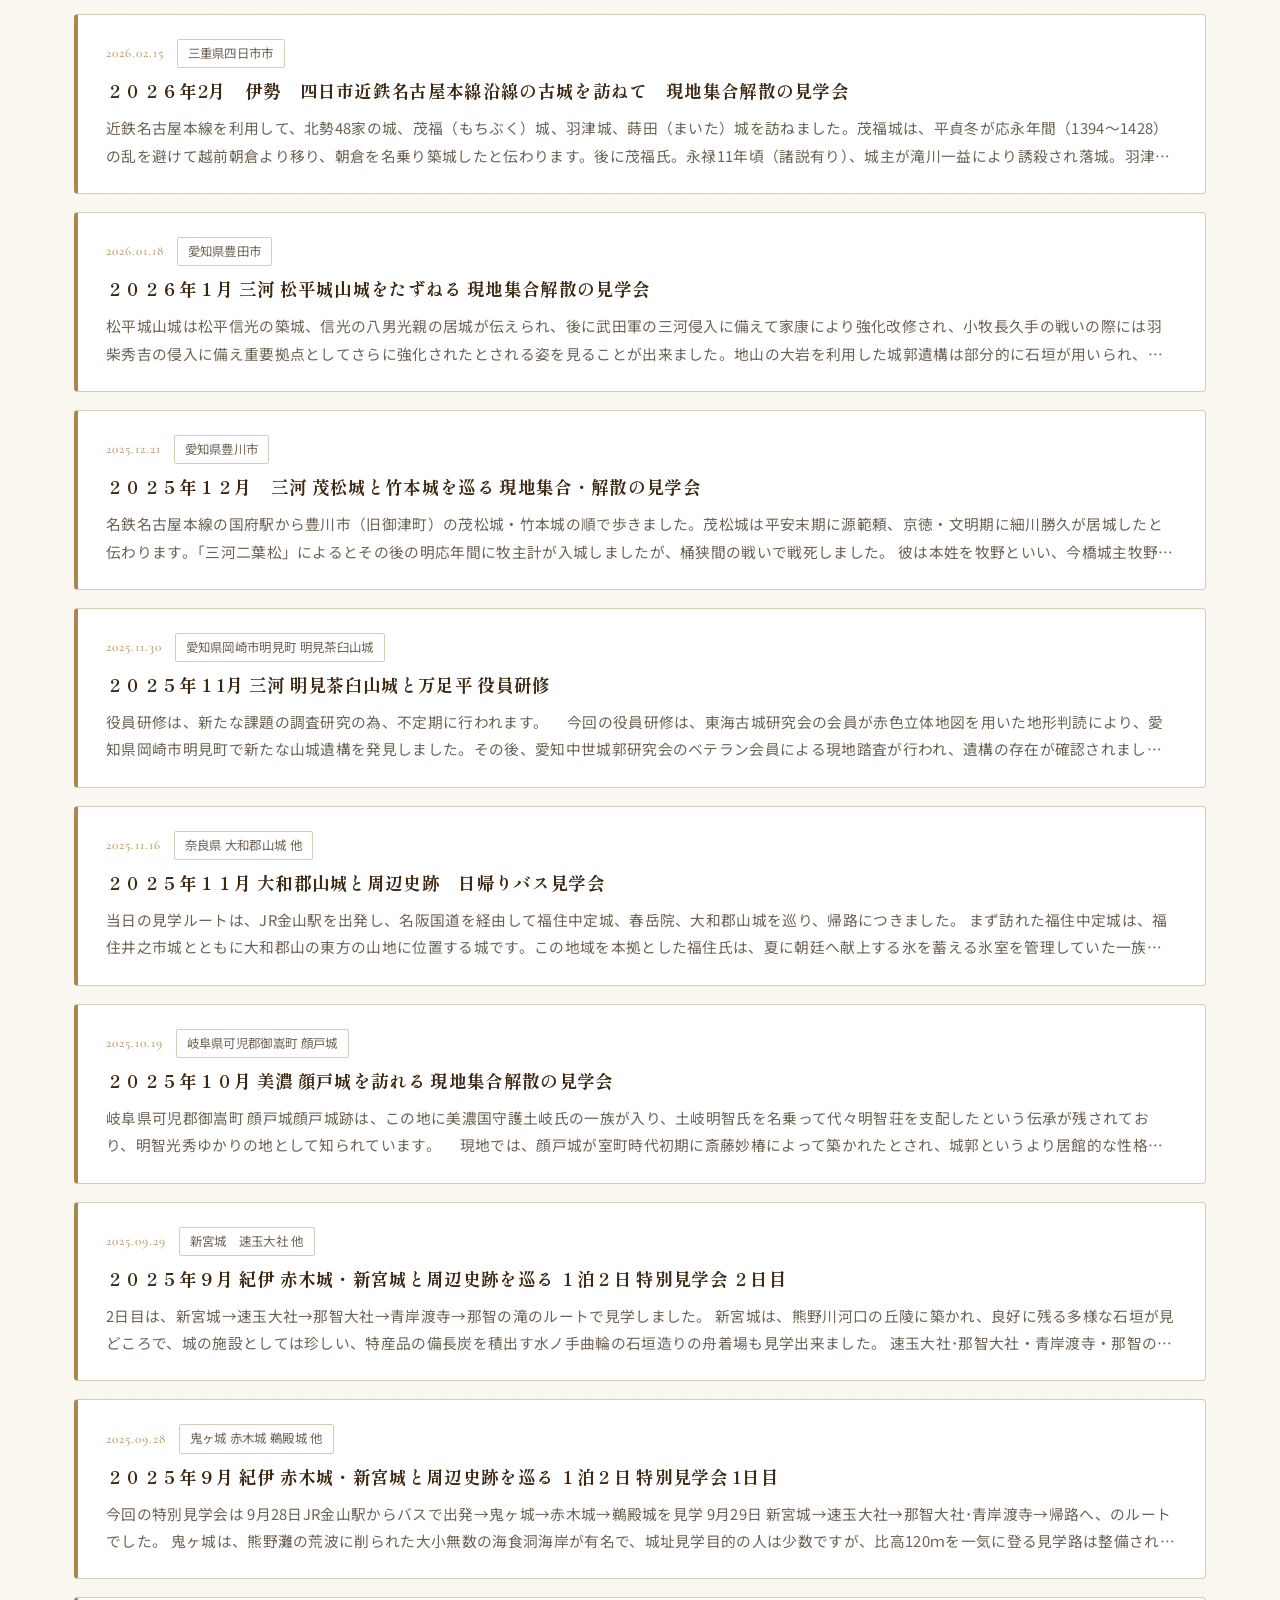
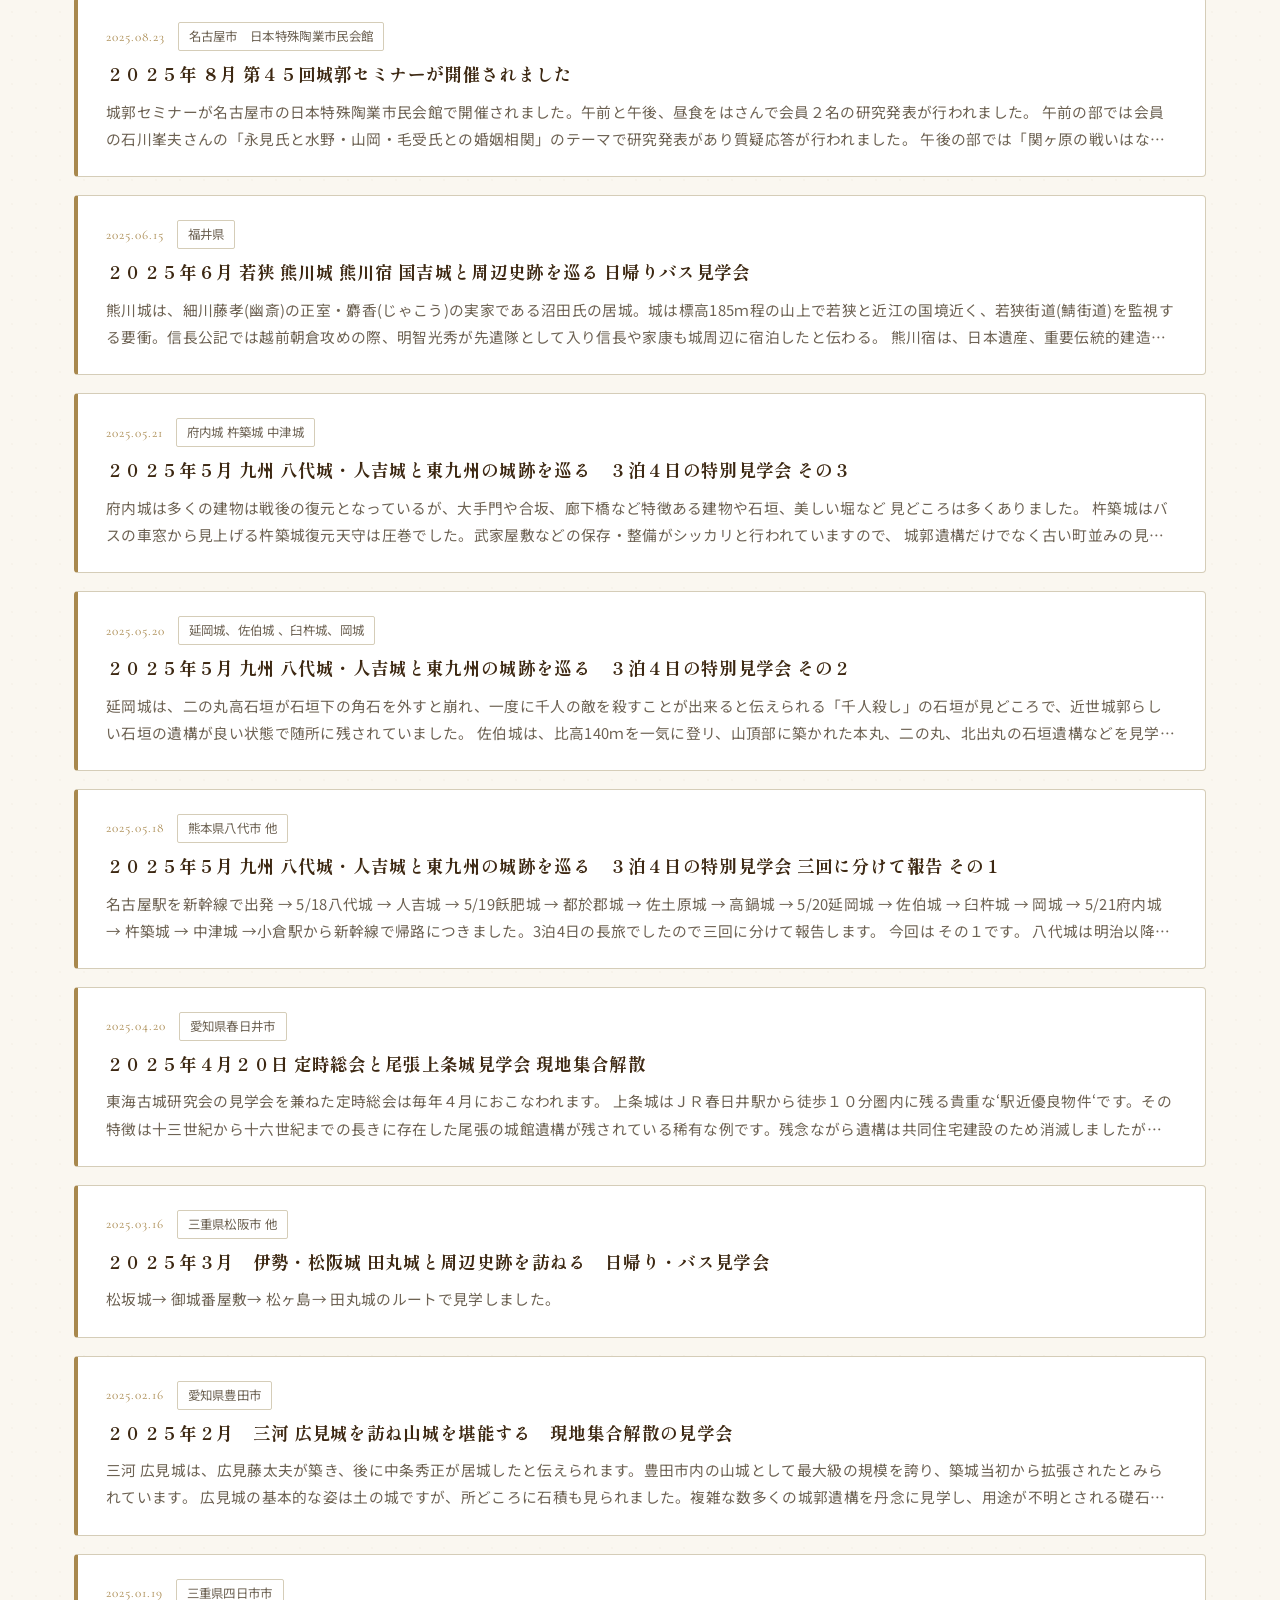
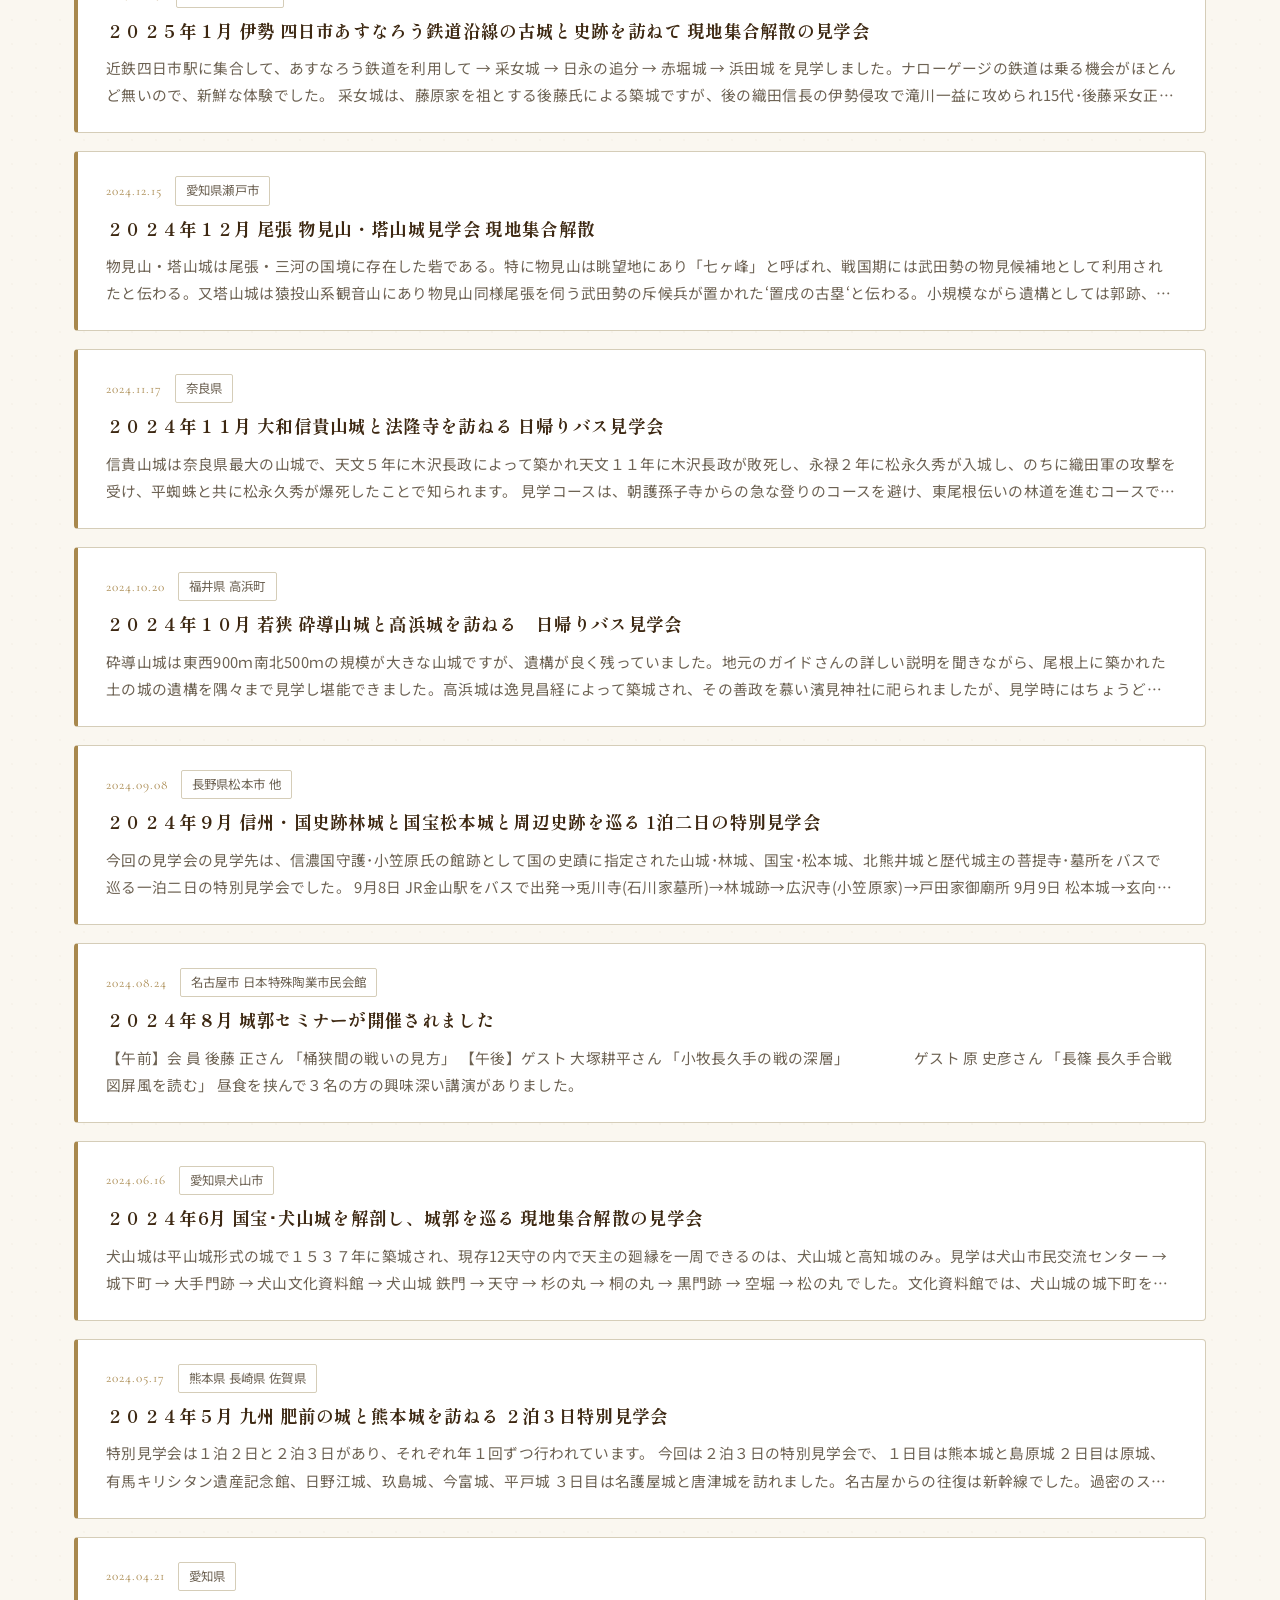
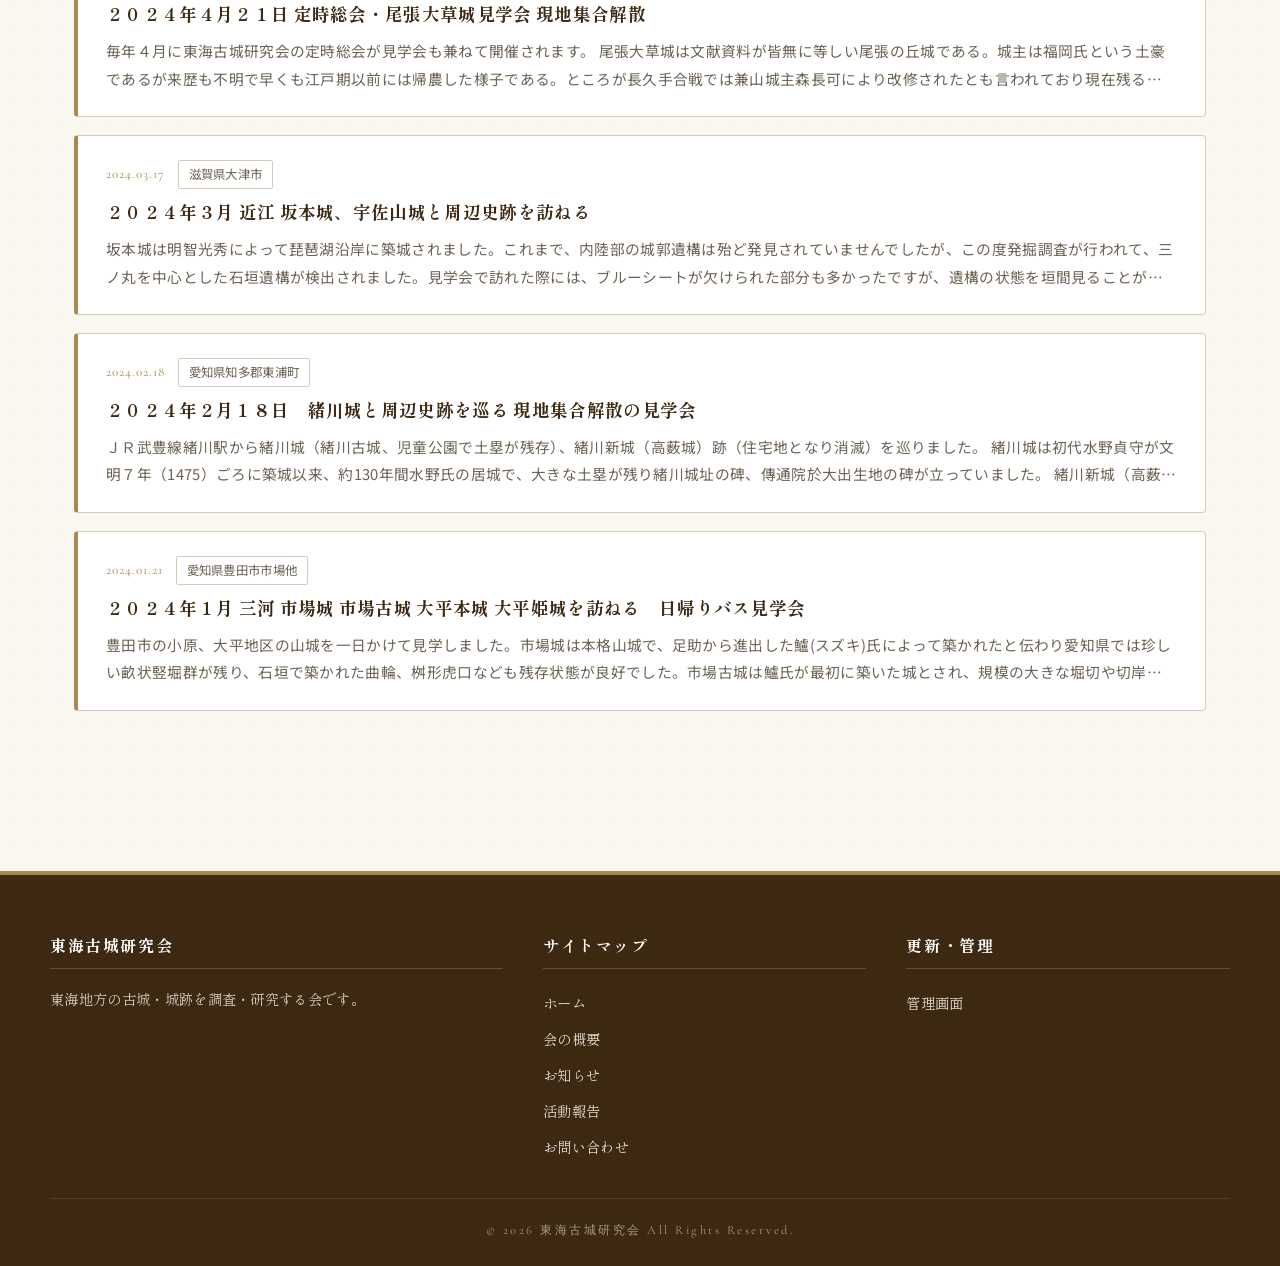
<file: report.html>
<!DOCTYPE html>
<html lang="ja">
<head>
  <meta charset="UTF-8">
  <meta name="viewport" content="width=device-width, initial-scale=1.0">
  <title>活動報告 | 東海古城研究会</title>
  <meta name="description" content="東海古城研究会の活動報告一覧。愛知・岐阜・三重・静岡の古城見学会、勉強会、講演会の記録と写真をご覧いただけます。">
  <meta name="keywords" content="東海古城研究会,活動報告,見学会,古城,城跡">
  <meta name="robots" content="index, follow">
  <link rel="canonical" href="https://tokai-kojo-kenkyukai.jp/report.html">
  <meta property="og:title" content="活動報告 | 東海古城研究会">
  <meta property="og:description" content="東海古城研究会の見学会・勉強会の活動記録">
  <meta property="og:type" content="website">
  <meta property="og:url" content="https://tokai-kojo-kenkyukai.jp/report.html">
  <meta property="og:image" content="https://tokai-kojo-kenkyukai.jp/images/hero.svg">
  <meta property="og:site_name" content="東海古城研究会">
  <meta property="og:locale" content="ja_JP">
  <link rel="stylesheet" href="css/style.css">
</head>
<body>

<div class="nav-overlay" id="navOverlay"></div>

<header id="site-header">
  <div class="header-inner">
    <a href="index.html" class="site-logo">
      <div class="logo-text">
        <span class="name">東海古城研究会</span>
        <span class="sub">TOKAI KOJO KENKYUKAI</span>
      </div>
    </a>

    <nav id="main-nav">
      <ul>
        <li><a href="index.html">ホーム</a></li>
        <li><a href="index.html#about">会の概要</a></li>
        <li><a href="index.html#news">お知らせ</a></li>
        <li><a href="report.html" class="active">活動報告</a></li>
        <li><a href="index.html#contact">お問い合わせ</a></li>
      </ul>
    </nav>

    <button class="hamburger" id="hamburger" aria-label="メニュー">
      <span></span><span></span><span></span>
    </button>
  </div>
</header>

<!-- ===== ページヘッド ===== -->
<section class="page-head">
  <div class="page-head-inner">
    <div class="breadcrumb">
      <a href="index.html">ホーム</a><span class="sep">›</span>活動報告
    </div>
    <h1 class="page-title">活動報告</h1>
    <p class="page-subtitle">ACTIVITY REPORT — 見学会・講演会の記録</p>
  </div>
</section>

<!-- ===== 報告一覧 ===== -->
<section class="section">
  <div class="filter-bar container">
    <span class="label">絞り込み:</span>
    <button class="filter-btn active" data-year="all">すべて</button>
    <button class="filter-btn" data-year="2026">2026年</button>
    <button class="filter-btn" data-year="2025">2025年</button>
    <button class="filter-btn" data-year="2024">2024年</button>
  </div>

  <div class="report-list container" id="reportList">
    <div class="empty-state">読み込み中...</div>
  </div>
</section>

<!-- ===== フッター ===== -->
<footer id="site-footer">
  <div class="footer-inner">
    <div class="footer-section">
      <h3>東海古城研究会</h3>
      <p>東海地方の古城・城跡を調査・研究する会です。</p>
    </div>
    <div class="footer-section">
      <h3>サイトマップ</h3>
      <ul>
        <li><a href="index.html">ホーム</a></li>
        <li><a href="index.html#about">会の概要</a></li>
        <li><a href="index.html#news">お知らせ</a></li>
        <li><a href="report.html">活動報告</a></li>
        <li><a href="index.html#contact">お問い合わせ</a></li>
      </ul>
    </div>
    <div class="footer-section">
      <h3>更新・管理</h3>
      <ul>
        <li><a href="admin.html">管理画面</a></li>
      </ul>
    </div>
  </div>
  <div class="footer-bottom">
    <p>&copy; 2026 東海古城研究会 All Rights Reserved.</p>
  </div>
</footer>

<script src="js/data.js"></script>
<script>
// ハンバーガー
document.getElementById('hamburger').addEventListener('click', function() {
  document.getElementById('main-nav').classList.toggle('open');
  document.getElementById('navOverlay').classList.toggle('show');
});
document.getElementById('navOverlay').addEventListener('click', function() {
  document.getElementById('main-nav').classList.remove('open');
  document.getElementById('navOverlay').classList.remove('show');
});

let currentYear = 'all';

async function renderReports() {
  const el = document.getElementById('reportList');
  try {
    const data = await TKK.loadData();
    let items = TKK.sortByDateDesc((data.reports || []).filter(r => TKK.isPublished(r)));

    if (currentYear !== 'all') {
      items = items.filter(r => {
        const y = new Date(r.date).getFullYear();
        return String(y) === String(currentYear);
      });
    }

    if (items.length === 0) {
      el.innerHTML = '<div class="empty-state">該当する活動報告はありません。</div>';
      return;
    }

    el.innerHTML = items.map(r => {
      const thumb = (r.images && r.images.length > 0) ? r.images[0] : '';
      return `
      <a href="report-detail.html?id=${encodeURIComponent(r.id)}" class="report-list-card ${thumb ? 'has-thumb' : ''}">
        ${thumb ? `<div class="report-thumb"><img src="${thumb}" alt="" loading="lazy"></div>` : ''}
        <div class="report-list-body">
          <div class="meta">
            <span class="date">${TKK.formatDate(r.date)}</span>
            ${r.location ? `<span class="loc">${TKK.escapeHtml(r.location)}</span>` : ''}
            ${r.images && r.images.length > 0 ? `<span class="photo-count">📷 ${r.images.length}枚</span>` : ''}
          </div>
          <h3>${TKK.escapeHtml(r.title)}</h3>
          <p>${TKK.escapeHtml(r.content || '')}</p>
        </div>
      </a>
      `;
    }).join('');
  } catch(e) {
    el.innerHTML = '<div class="empty-state">読み込みに失敗しました。</div>';
  }
}

document.querySelectorAll('.filter-btn').forEach(btn => {
  btn.addEventListener('click', () => {
    document.querySelectorAll('.filter-btn').forEach(b => b.classList.remove('active'));
    btn.classList.add('active');
    currentYear = btn.dataset.year;
    renderReports();
  });
});

renderReports();
</script>
</body>
</html>
</file>
<file: css/style.css>
/* ========================================
   東海古城研究会 - 共通スタイル v2
   ======================================== */

@import url('https://fonts.googleapis.com/css2?family=Shippori+Mincho+B1:wght@400;500;600;700;800&family=Noto+Sans+JP:wght@300;400;500;700&family=Cormorant+Garamond:ital,wght@0,400;0,500;0,600;1,400&display=swap');

/* ---- カラーパレット & 変数 ---- */
:root {
  --color-primary:      #5c3d1e;
  --color-primary-dark: #3d2812;
  --color-accent:       #a8884d;
  --color-accent-light: #c4a574;
  --color-shu:          #9b3838;

  --color-text:         #2c2418;
  --color-text-light:   #6d6253;
  --color-text-muted:   #948876;

  --color-bg:           #faf7f0;
  --color-bg-dark:      #f0ebe0;
  --color-white:        #ffffff;

  --color-border:       #d5cdb8;
  --color-border-light: #e8e0cc;

  --font-serif: 'Shippori Mincho B1', 'Yu Mincho', '游明朝', 'YuMincho', serif;
  --font-sans:  'Noto Sans JP', 'Hiragino Kaku Gothic ProN', 'Yu Gothic', sans-serif;
  --font-en:    'Cormorant Garamond', 'Times New Roman', serif;

  --radius:     4px;
  --shadow:     0 2px 12px rgba(60, 40, 18, 0.06);
  --shadow-lg:  0 8px 32px rgba(60, 40, 18, 0.12);

  --max-width: 1180px;
  --header-h:  72px;
}

/* ---- リセット & 基本 ---- */
*, *::before, *::after {
  box-sizing: border-box;
  margin: 0;
  padding: 0;
}

html {
  scroll-behavior: smooth;
  font-size: 16px;
  scroll-padding-top: var(--header-h);
}

body {
  font-family: var(--font-sans);
  font-weight: 400;
  color: var(--color-text);
  background-color: var(--color-bg);
  background-image: radial-gradient(rgba(168, 136, 77, 0.04) 1px, transparent 1px);
  background-size: 24px 24px;
  line-height: 1.85;
  -webkit-font-smoothing: antialiased;
  letter-spacing: 0.02em;
  min-height: 100vh;
}

img { max-width: 100%; display: block; }

a {
  color: var(--color-primary);
  text-decoration: none;
  transition: color 0.2s ease;
}
a:hover { color: var(--color-accent); }

button {
  font-family: inherit;
  cursor: pointer;
  border: none;
  background: none;
  color: inherit;
}

ul { list-style: none; }

.container {
  max-width: var(--max-width);
  margin: 0 auto;
  padding: 0 24px;
}

.section { padding: 80px 0; }
@media (max-width: 768px) { .section { padding: 56px 0; } }

/* ========================================
   ヘッダー
   ======================================== */
#site-header {
  position: sticky;
  top: 0;
  z-index: 100;
  background: rgba(250, 247, 240, 0.96);
  backdrop-filter: blur(8px);
  -webkit-backdrop-filter: blur(8px);
  border-bottom: 1px solid var(--color-border);
  height: var(--header-h);
}

.header-inner {
  max-width: var(--max-width);
  margin: 0 auto;
  padding: 0 24px;
  height: 100%;
  display: flex;
  align-items: center;
  justify-content: space-between;
  gap: 30px;
}

.site-logo {
  display: flex;
  align-items: center;
  gap: 14px;
  text-decoration: none;
  color: inherit;
  flex-shrink: 0;
}

.logo-text {
  display: flex;
  flex-direction: column;
  line-height: 1.2;
}

.logo-text .name {
  font-family: var(--font-serif);
  font-weight: 700;
  font-size: 1.08rem;
  color: var(--color-primary-dark);
  letter-spacing: 0.12em;
}

.logo-text .sub {
  font-family: var(--font-en);
  font-style: italic;
  font-size: 0.72rem;
  color: var(--color-accent);
  letter-spacing: 0.2em;
  margin-top: 2px;
}

#main-nav ul {
  display: flex;
  gap: 32px;
  align-items: center;
}

#main-nav a {
  font-family: var(--font-serif);
  font-size: 0.94rem;
  color: var(--color-text);
  position: relative;
  padding: 6px 0;
  letter-spacing: 0.1em;
}

#main-nav a::after {
  content: '';
  position: absolute;
  left: 0; bottom: -2px;
  width: 0; height: 1px;
  background: var(--color-accent);
  transition: width 0.3s ease;
}

#main-nav a:hover::after,
#main-nav a.active::after { width: 100%; }

#main-nav a.active {
  color: var(--color-primary-dark);
  font-weight: 700;
}

.hamburger {
  display: none;
  width: 36px;
  height: 36px;
  position: relative;
}

.hamburger span {
  display: block;
  width: 22px;
  height: 1.5px;
  background: var(--color-primary-dark);
  margin: 5px auto;
  transition: 0.3s;
}

.nav-overlay {
  display: none;
  position: fixed;
  inset: 0;
  background: rgba(0,0,0,0.4);
  z-index: 90;
}
.nav-overlay.show { display: block; }

@media (max-width: 820px) {
  .hamburger { display: block; }
  #main-nav {
    position: fixed;
    top: var(--header-h);
    right: -100%;
    width: 80%;
    max-width: 320px;
    height: calc(100vh - var(--header-h));
    background: var(--color-bg);
    border-left: 1px solid var(--color-border);
    transition: right 0.3s ease;
    z-index: 95;
    overflow-y: auto;
  }
  #main-nav.open { right: 0; }
  #main-nav ul { flex-direction: column; gap: 0; padding: 20px 0; }
  #main-nav li { border-bottom: 1px dashed var(--color-border); width: 100%; }
  #main-nav a { display: block; padding: 18px 24px; }
}

/* ========================================
   ボタン
   ======================================== */
.btn {
  display: inline-flex;
  align-items: center;
  justify-content: center;
  gap: 8px;
  padding: 12px 26px;
  font-family: var(--font-serif);
  font-size: 0.95rem;
  letter-spacing: 0.1em;
  border: 1px solid var(--color-primary);
  border-radius: var(--radius);
  transition: all 0.3s ease;
  cursor: pointer;
  text-decoration: none;
  white-space: nowrap;
}

.btn-primary {
  background: var(--color-primary);
  color: var(--color-white);
}
.btn-primary:hover {
  background: var(--color-primary-dark);
  border-color: var(--color-primary-dark);
  color: var(--color-white);
  transform: translateY(-2px);
  box-shadow: var(--shadow);
}

.btn-secondary {
  background: transparent;
  color: var(--color-primary);
  border-color: var(--color-primary);
}
.btn-secondary:hover {
  background: var(--color-primary);
  color: var(--color-white);
  transform: translateY(-2px);
}

.btn-sm { padding: 8px 18px; font-size: 0.85rem; }

.btn-danger {
  background: transparent;
  color: var(--color-shu);
  border-color: var(--color-shu);
}
.btn-danger:hover {
  background: var(--color-shu);
  color: var(--color-white);
}

/* ========================================
   セクションタイトル
   ======================================== */
.wa-line {
  display: flex;
  align-items: center;
  margin-bottom: 40px;
}

.wa-line::before,
.wa-line::after {
  content: '';
  flex: 1;
  height: 1px;
  background: linear-gradient(to right, transparent, var(--color-border), transparent);
}

.section-title {
  font-family: var(--font-serif);
  font-weight: 700;
  font-size: clamp(1.4rem, 3vw, 1.8rem);
  color: var(--color-primary-dark);
  letter-spacing: 0.15em;
  text-align: center;
  margin: 0 32px;
  display: flex;
  flex-direction: column;
  align-items: center;
  gap: 4px;
}

.section-title .en {
  font-family: var(--font-en);
  font-style: italic;
  font-size: 0.75rem;
  letter-spacing: 0.25em;
  color: var(--color-accent);
  font-weight: 500;
}

/* ========================================
   カード
   ======================================== */
.card {
  background: var(--color-white);
  border: 1px solid var(--color-border);
  border-radius: var(--radius);
  box-shadow: var(--shadow);
  overflow: hidden;
  transition: transform 0.3s ease, box-shadow 0.3s ease;
}

.card:hover {
  transform: translateY(-4px);
  box-shadow: var(--shadow-lg);
}

/* ========================================
   ニュースリスト
   ======================================== */
.news-date {
  display: inline-block;
  font-family: var(--font-en);
  font-size: 0.85rem;
  color: var(--color-accent);
  letter-spacing: 0.08em;
  min-width: 140px;
  font-weight: 500;
}

.news-title {
  font-family: var(--font-serif);
  font-size: 0.96rem;
  color: var(--color-text);
}

.news-list li {
  padding: 0;
  border-bottom: 1px dashed var(--color-border);
}

.news-list li:last-child { border-bottom: none; }

/* お知らせアコーディオン */
.news-item {
  width: 100%;
}

.news-summary {
  display: flex;
  align-items: center;
  gap: 16px;
  flex-wrap: wrap;
  padding: 14px 0;
  cursor: pointer;
  list-style: none;
  transition: color 0.2s;
}

.news-summary:hover {
  color: var(--color-accent);
}

.news-summary::-webkit-details-marker {
  display: none;
}

.news-toggle {
  margin-left: auto;
  display: inline-flex;
  align-items: center;
  gap: 6px;
  color: var(--color-accent);
  font-family: var(--font-serif);
  font-size: 0.78rem;
  letter-spacing: 0.1em;
}

.news-toggle::after {
  content: '▼';
  font-size: 0.65rem;
  transition: transform 0.3s ease;
}

.news-item[open] .news-toggle::after {
  transform: rotate(180deg);
}

.news-item[open] .news-toggle .toggle-text::before {
  content: '閉じる';
}
.news-toggle .toggle-text::before {
  content: '詳しく見る';
}

.news-content {
  padding: 14px 18px 20px;
  margin: 4px 0 14px;
  font-family: var(--font-serif);
  font-size: 0.92rem;
  line-height: 1.95;
  color: var(--color-text);
  white-space: pre-wrap;
  background: rgba(168, 136, 77, 0.06);
  border-left: 3px solid var(--color-accent);
  border-radius: 0 var(--radius) var(--radius) 0;
  animation: newsOpen 0.3s ease-out;
}

@keyframes newsOpen {
  from { opacity: 0; transform: translateY(-4px); }
  to { opacity: 1; transform: translateY(0); }
}

/* ========================================
   ヒーロー背景
   ======================================== */
#hero-bg {
  background:
    linear-gradient(to bottom, rgba(38, 24, 12, 0.62) 0%, rgba(38, 24, 12, 0.45) 45%, rgba(38, 24, 12, 0.72) 100%),
    url('../images/hero.jpg') center/cover no-repeat,
    linear-gradient(135deg, #5c3d1e 0%, #3d2812 100%);
}

/* ========================================
   フッター
   ======================================== */
#site-footer {
  background: var(--color-primary-dark);
  color: rgba(250, 247, 240, 0.85);
  padding: 56px 24px 24px;
  margin-top: 80px;
  border-top: 4px solid var(--color-accent);
}

.footer-inner {
  max-width: var(--max-width);
  margin: 0 auto;
  display: grid;
  grid-template-columns: 1.4fr 1fr 1fr;
  gap: 40px;
}

@media (max-width: 768px) {
  .footer-inner { grid-template-columns: 1fr; gap: 30px; }
}

.footer-section h3 {
  font-family: var(--font-serif);
  font-size: 1rem;
  color: var(--color-white);
  margin-bottom: 16px;
  letter-spacing: 0.1em;
  padding-bottom: 8px;
  border-bottom: 1px solid rgba(168, 136, 77, 0.4);
}

.footer-section p,
.footer-section li {
  font-family: var(--font-serif);
  font-size: 0.9rem;
  line-height: 1.95;
  color: rgba(250, 247, 240, 0.78);
}

.footer-section li { padding: 4px 0; }
.footer-section a { color: rgba(250, 247, 240, 0.85); }
.footer-section a:hover { color: var(--color-accent-light); }

.footer-bottom {
  max-width: var(--max-width);
  margin: 32px auto 0;
  padding-top: 20px;
  border-top: 1px solid rgba(250, 247, 240, 0.1);
  text-align: center;
  font-family: var(--font-en);
  font-size: 0.78rem;
  letter-spacing: 0.2em;
  color: rgba(250, 247, 240, 0.55);
}

.footer-counter {
  margin-top: 8px;
  font-family: var(--font-jp, sans-serif);
  font-size: 0.72rem;
  letter-spacing: 0.05em;
  color: rgba(250, 247, 240, 0.4);
}

/* ========================================
   ユーティリティ
   ======================================== */
.loading { color: var(--color-text-light); font-style: italic; }
.hidden { display: none !important; }

.fade-in { animation: fadeIn 0.7s ease-out both; }
@keyframes fadeIn {
  from { opacity: 0; transform: translateY(20px); }
  to { opacity: 1; transform: translateY(0); }
}

/* ========================================
   ページヘッド & 報告ページ
   ======================================== */
.page-head {
  padding: 56px 24px 40px;
  background: linear-gradient(180deg, rgba(92, 61, 30, 0.05) 0%, transparent 100%);
  border-bottom: 1px solid var(--color-border);
}

.page-head-inner {
  max-width: var(--max-width);
  margin: 0 auto;
}

.breadcrumb {
  font-family: var(--font-serif);
  font-size: 0.85rem;
  color: var(--color-text-light);
  margin-bottom: 14px;
  letter-spacing: 0.06em;
}

.breadcrumb a { color: var(--color-primary); }
.breadcrumb .sep { margin: 0 8px; color: var(--color-border); }

.page-title {
  font-family: var(--font-serif);
  font-weight: 800;
  font-size: clamp(1.8rem, 4vw, 2.6rem);
  color: var(--color-primary-dark);
  letter-spacing: 0.08em;
  margin-bottom: 6px;
}

.page-subtitle {
  font-family: var(--font-en);
  font-style: italic;
  color: var(--color-accent);
  letter-spacing: 0.18em;
  font-size: 0.92rem;
}

.filter-bar {
  display: flex;
  align-items: center;
  gap: 10px;
  flex-wrap: wrap;
  margin-bottom: 36px;
  padding: 0 24px;
  font-family: var(--font-serif);
}

.filter-bar .label {
  font-size: 0.9rem;
  color: var(--color-text-light);
  margin-right: 6px;
}

.filter-btn {
  padding: 7px 18px;
  border: 1px solid var(--color-border);
  background: var(--color-white);
  font-family: var(--font-serif);
  font-size: 0.88rem;
  color: var(--color-text);
  letter-spacing: 0.06em;
  transition: all 0.2s ease;
  border-radius: var(--radius);
  cursor: pointer;
}

.filter-btn:hover,
.filter-btn.active {
  background: var(--color-primary);
  color: var(--color-white);
  border-color: var(--color-primary);
}

.report-list {
  display: grid;
  grid-template-columns: 1fr;
  gap: 18px;
  padding: 0 24px;
}

.report-list-card {
  background: var(--color-white);
  border: 1px solid var(--color-border);
  border-left: 4px solid var(--color-accent);
  border-radius: var(--radius);
  padding: 24px 28px;
  transition: all 0.3s ease;
  display: block;
  text-decoration: none;
  color: inherit;
}

.report-list-card:hover {
  box-shadow: var(--shadow);
  border-left-color: var(--color-shu);
  color: inherit;
  transform: translateX(4px);
}

.report-list-card .meta {
  display: flex;
  align-items: center;
  gap: 12px;
  margin-bottom: 10px;
  font-size: 0.82rem;
}

.report-list-card .meta .date {
  font-family: var(--font-en);
  color: var(--color-accent);
  letter-spacing: 0.08em;
}

.report-list-card .meta .loc {
  padding: 2px 10px;
  border: 1px solid var(--color-border);
  border-radius: 2px;
  color: var(--color-text-light);
  font-size: 0.78rem;
}

.report-list-card h3 {
  font-family: var(--font-serif);
  font-weight: 700;
  font-size: 1.1rem;
  color: var(--color-primary-dark);
  margin-bottom: 10px;
  line-height: 1.5;
}

.report-list-card p {
  font-size: 0.92rem;
  color: var(--color-text-light);
  line-height: 1.85;
  display: -webkit-box;
  -webkit-line-clamp: 2;
  -webkit-box-orient: vertical;
  overflow: hidden;
}

.report-detail {
  max-width: 800px;
  margin: 0 auto;
  padding: 0 24px;
}

.report-detail-meta {
  display: flex;
  align-items: center;
  gap: 14px;
  margin-bottom: 16px;
  flex-wrap: wrap;
  font-size: 0.88rem;
}

.report-detail-meta .date {
  font-family: var(--font-en);
  color: var(--color-accent);
  letter-spacing: 0.08em;
  font-weight: 500;
}

.report-detail-meta .loc {
  padding: 3px 12px;
  border: 1px solid var(--color-border);
  border-radius: 2px;
  color: var(--color-text-light);
  font-size: 0.82rem;
  background: var(--color-white);
}

.report-detail-title {
  font-family: var(--font-serif);
  font-weight: 800;
  font-size: clamp(1.4rem, 3vw, 1.9rem);
  color: var(--color-primary-dark);
  margin-bottom: 28px;
  line-height: 1.5;
  letter-spacing: 0.04em;
  padding-bottom: 20px;
  border-bottom: 2px solid var(--color-accent);
}

.report-detail-body {
  font-family: var(--font-serif);
  font-size: 1rem;
  line-height: 2.05;
  color: var(--color-text);
  white-space: pre-wrap;
  background: var(--color-white);
  border: 1px solid var(--color-border);
  border-radius: var(--radius);
  padding: 32px;
}

.report-back {
  margin-top: 40px;
  text-align: center;
}

.empty-state {
  padding: 40px 20px;
  text-align: center;
  color: var(--color-text-light);
  font-family: var(--font-serif);
}

/* ========================================
   管理画面
   ======================================== */
.admin-body {
  background: var(--color-bg);
  min-height: 100vh;
}

.admin-login {
  min-height: 100vh;
  display: flex;
  align-items: center;
  justify-content: center;
  padding: 20px;
}

.login-card {
  background: var(--color-white);
  padding: 50px 40px;
  width: 100%;
  max-width: 420px;
  box-shadow: var(--shadow-lg);
  border-radius: var(--radius);
  border-top: 4px solid var(--color-accent);
}

.login-card h1 {
  font-family: var(--font-serif);
  font-size: 1.4rem;
  color: var(--color-primary-dark);
  text-align: center;
  margin-bottom: 6px;
  letter-spacing: 0.1em;
}

.login-card .subtitle {
  text-align: center;
  font-family: var(--font-en);
  font-size: 0.82rem;
  color: var(--color-accent);
  letter-spacing: 0.22em;
  margin-bottom: 26px;
  font-style: italic;
}

.form-group { margin-bottom: 18px; }

.form-group label {
  display: block;
  font-family: var(--font-serif);
  font-size: 0.9rem;
  color: var(--color-primary-dark);
  margin-bottom: 6px;
  font-weight: 600;
  letter-spacing: 0.04em;
}

.form-group .required {
  color: var(--color-shu);
  font-size: 0.78rem;
  margin-left: 4px;
}

.form-group small {
  display: block;
  font-size: 0.78rem;
  color: var(--color-text-light);
  margin-top: 4px;
}

input[type="text"],
input[type="password"],
input[type="date"],
input[type="email"],
textarea,
select {
  width: 100%;
  padding: 11px 14px;
  font-family: var(--font-sans);
  font-size: 0.96rem;
  background: var(--color-white);
  border: 1px solid var(--color-border);
  color: var(--color-text);
  transition: border-color 0.2s;
  border-radius: var(--radius);
}

input:focus, textarea:focus, select:focus {
  outline: none;
  border-color: var(--color-primary);
}

textarea {
  min-height: 140px;
  resize: vertical;
  font-family: var(--font-serif);
  line-height: 1.85;
}

.admin-error {
  background: rgba(155, 56, 56, 0.1);
  color: var(--color-shu);
  padding: 10px 14px;
  font-family: var(--font-serif);
  font-size: 0.88rem;
  border-radius: var(--radius);
  margin-bottom: 16px;
  text-align: center;
}

.admin-success {
  background: rgba(34, 100, 60, 0.1);
  color: #226040;
  padding: 10px 14px;
  font-family: var(--font-serif);
  font-size: 0.88rem;
  border-radius: var(--radius);
  margin-bottom: 16px;
  text-align: center;
}

.admin-header {
  background: var(--color-primary-dark);
  color: var(--color-white);
  padding: 16px 24px;
  display: flex;
  align-items: center;
  justify-content: space-between;
  flex-wrap: wrap;
  gap: 12px;
}

.admin-header h1 {
  font-family: var(--font-serif);
  font-size: 1.1rem;
  letter-spacing: 0.08em;
  color: var(--color-white);
}

.admin-header-actions {
  display: flex;
  gap: 8px;
  flex-wrap: wrap;
}

.admin-header-actions a,
.admin-header-actions button {
  font-family: var(--font-serif);
  font-size: 0.84rem;
  padding: 7px 14px;
  border: 1px solid rgba(250, 247, 240, 0.4);
  color: var(--color-white);
  background: transparent;
  letter-spacing: 0.06em;
  transition: all 0.2s;
  cursor: pointer;
  border-radius: var(--radius);
  text-decoration: none;
}

.admin-header-actions a:hover,
.admin-header-actions button:hover {
  background: var(--color-accent);
  border-color: var(--color-accent);
  color: var(--color-primary-dark);
}

.admin-main {
  max-width: 1100px;
  margin: 0 auto;
  padding: 28px 24px 56px;
}

.tabs {
  display: flex;
  gap: 4px;
  border-bottom: 2px solid var(--color-border);
  margin-bottom: 28px;
  flex-wrap: wrap;
}

.tab {
  padding: 13px 22px;
  font-family: var(--font-serif);
  font-size: 0.95rem;
  color: var(--color-text-light);
  letter-spacing: 0.06em;
  border-bottom: 2px solid transparent;
  margin-bottom: -2px;
  transition: all 0.2s;
}

.tab:hover { color: var(--color-primary-dark); }

.tab.active {
  color: var(--color-primary-dark);
  border-bottom-color: var(--color-accent);
  font-weight: 700;
}

.tab-panel { display: none; }
.tab-panel.active { display: block; }

.panel-section {
  background: var(--color-white);
  border: 1px solid var(--color-border);
  border-radius: var(--radius);
  padding: 28px;
  margin-bottom: 24px;
  box-shadow: var(--shadow);
}

.panel-section h2 {
  font-family: var(--font-serif);
  font-size: 1.15rem;
  color: var(--color-primary-dark);
  margin-bottom: 20px;
  letter-spacing: 0.06em;
  padding-bottom: 12px;
  border-bottom: 1px solid var(--color-border);
}

.btn-row {
  display: flex;
  gap: 10px;
  flex-wrap: wrap;
  margin-top: 8px;
}

.toggle-row {
  display: flex;
  align-items: center;
  gap: 14px;
  margin-top: 4px;
}

.toggle {
  position: relative;
  display: inline-block;
  width: 50px;
  height: 26px;
}

.toggle input { opacity: 0; width: 0; height: 0; }

.slider {
  position: absolute;
  cursor: pointer;
  inset: 0;
  background: var(--color-text-light);
  border-radius: 26px;
  transition: 0.3s;
}

.slider::before {
  content: '';
  position: absolute;
  height: 20px; width: 20px;
  left: 3px; bottom: 3px;
  background: white;
  border-radius: 50%;
  transition: 0.3s;
}

input:checked + .slider { background: #226040; }
input:checked + .slider::before { transform: translateX(24px); }

.toggle-label {
  font-family: var(--font-serif);
  font-size: 0.9rem;
  color: var(--color-text);
}

.item-list {
  display: flex;
  flex-direction: column;
  gap: 10px;
  margin-top: 16px;
}

.item-row {
  background: var(--color-bg);
  border: 1px solid var(--color-border);
  border-radius: var(--radius);
  padding: 14px 18px;
  display: grid;
  grid-template-columns: 1fr auto;
  gap: 14px;
  align-items: center;
}

@media (max-width: 640px) {
  .item-row { grid-template-columns: 1fr; }
}

.item-row-info h4 {
  font-family: var(--font-serif);
  font-weight: 700;
  font-size: 0.98rem;
  color: var(--color-primary-dark);
  margin-bottom: 3px;
}

.item-row-meta {
  font-family: var(--font-en);
  font-size: 0.8rem;
  color: var(--color-text-light);
  letter-spacing: 0.06em;
}

.item-row-actions {
  display: flex;
  gap: 6px;
  flex-wrap: wrap;
}

.badge {
  display: inline-block;
  padding: 2px 8px;
  font-size: 0.7rem;
  font-family: var(--font-serif);
  border-radius: 2px;
  margin-left: 6px;
  letter-spacing: 0.04em;
}

.badge.public { background: #d4ecd9; color: #226040; }
.badge.private { background: #ebebeb; color: var(--color-text-light); }

.help-block {
  background: rgba(168, 136, 77, 0.06);
  border-left: 3px solid var(--color-accent);
  padding: 18px 24px;
  font-family: var(--font-serif);
  font-size: 0.92rem;
  line-height: 2;
  color: var(--color-text);
  border-radius: 0 var(--radius) var(--radius) 0;
}

.help-block strong { color: var(--color-primary-dark); font-weight: 700; }
.help-block ol { padding-left: 22px; margin: 8px 0; }
.help-block li { margin-bottom: 6px; }
.help-block code {
  background: var(--color-bg-dark);
  padding: 2px 6px;
  border-radius: 2px;
  font-size: 0.86em;
  font-family: monospace;
}

/* ========================================
   写真機能（活動報告）v3
   ======================================== */

/* フォーム横並び（活動日・場所） */
.form-row {
  display: grid;
  grid-template-columns: 1fr 1.4fr;
  gap: 16px;
}
@media (max-width: 600px) {
  .form-row { grid-template-columns: 1fr; gap: 0; }
}

/* ドラッグ＆ドロップゾーン */
.dropzone {
  margin-top: 10px;
  border: 2px dashed var(--color-border);
  border-radius: var(--radius);
  background: var(--color-bg);
  padding: 32px 20px;
  display: flex;
  flex-direction: column;
  align-items: center;
  gap: 10px;
  cursor: pointer;
  text-align: center;
  transition: all 0.2s ease;
}

.dropzone:hover {
  border-color: var(--color-accent);
  background: rgba(168, 136, 77, 0.05);
}

.dropzone:focus {
  outline: none;
  border-color: var(--color-primary);
}

.dropzone.dragover {
  border-color: var(--color-primary);
  background: rgba(92, 61, 30, 0.08);
  transform: scale(1.01);
}

.dropzone-icon {
  font-size: 2.2rem;
  line-height: 1;
}

.dropzone-text {
  font-family: var(--font-serif);
  font-size: 0.92rem;
  color: var(--color-text-light);
  line-height: 1.7;
}

.dropzone-text u { color: var(--color-primary); }

.dropzone-status {
  margin-top: 8px;
  font-size: 0.85rem;
  color: var(--color-accent);
  font-family: var(--font-serif);
  min-height: 1.2em;
}

/* 写真プレビューグリッド（管理画面） */
.img-preview-grid {
  display: grid;
  grid-template-columns: repeat(auto-fill, minmax(120px, 1fr));
  gap: 12px;
  margin-top: 14px;
}

.img-preview-cell {
  position: relative;
  border: 1px solid var(--color-border);
  border-radius: var(--radius);
  overflow: hidden;
  background: var(--color-bg-dark);
  aspect-ratio: 4 / 3;
}

.img-preview-cell img {
  width: 100%;
  height: 100%;
  object-fit: cover;
  display: block;
}

.img-remove {
  position: absolute;
  top: 4px;
  right: 4px;
  width: 26px;
  height: 26px;
  border-radius: 50%;
  background: rgba(155, 56, 56, 0.92);
  color: #fff;
  font-size: 1.1rem;
  line-height: 1;
  display: flex;
  align-items: center;
  justify-content: center;
  cursor: pointer;
  transition: background 0.2s;
}
.img-remove:hover { background: var(--color-shu); }

.img-order {
  position: absolute;
  bottom: 4px;
  left: 4px;
  min-width: 22px;
  height: 22px;
  padding: 0 6px;
  border-radius: 11px;
  background: rgba(60, 40, 18, 0.78);
  color: #fff;
  font-size: 0.72rem;
  font-family: var(--font-en);
  display: flex;
  align-items: center;
  justify-content: center;
}

/* 詳細ページの写真ギャラリー */
.report-gallery {
  display: grid;
  grid-template-columns: repeat(auto-fill, minmax(200px, 1fr));
  gap: 12px;
  margin-top: 32px;
}

.report-gallery-item {
  display: block;
  border: 1px solid var(--color-border);
  border-radius: var(--radius);
  overflow: hidden;
  aspect-ratio: 4 / 3;
  background: var(--color-bg-dark);
  transition: transform 0.3s ease, box-shadow 0.3s ease;
}

.report-gallery-item:hover {
  transform: translateY(-3px);
  box-shadow: var(--shadow);
}

.report-gallery-item img {
  width: 100%;
  height: 100%;
  object-fit: cover;
}

/* 一覧ページのサムネイル付きカード */
.report-list-card.has-thumb {
  display: flex;
  gap: 0;
  align-items: stretch;
  padding: 0;
  overflow: hidden;
}

.report-list-card.has-thumb .report-thumb {
  flex-shrink: 0;
  width: 220px;
  background: var(--color-bg-dark);
  overflow: hidden;
}

.report-list-card.has-thumb .report-thumb img {
  width: 100%;
  height: 100%;
  object-fit: cover;
}

.report-list-card.has-thumb .report-list-body {
  padding: 24px 28px;
  flex: 1;
  min-width: 0;
}

.photo-count {
  padding: 2px 10px;
  background: rgba(168, 136, 77, 0.12);
  border-radius: 2px;
  color: var(--color-accent);
  font-size: 0.76rem;
  font-family: var(--font-serif);
}

@media (max-width: 600px) {
  .report-list-card.has-thumb {
    flex-direction: column;
  }
  .report-list-card.has-thumb .report-thumb {
    width: 100%;
    height: 180px;
  }
}
</file>
